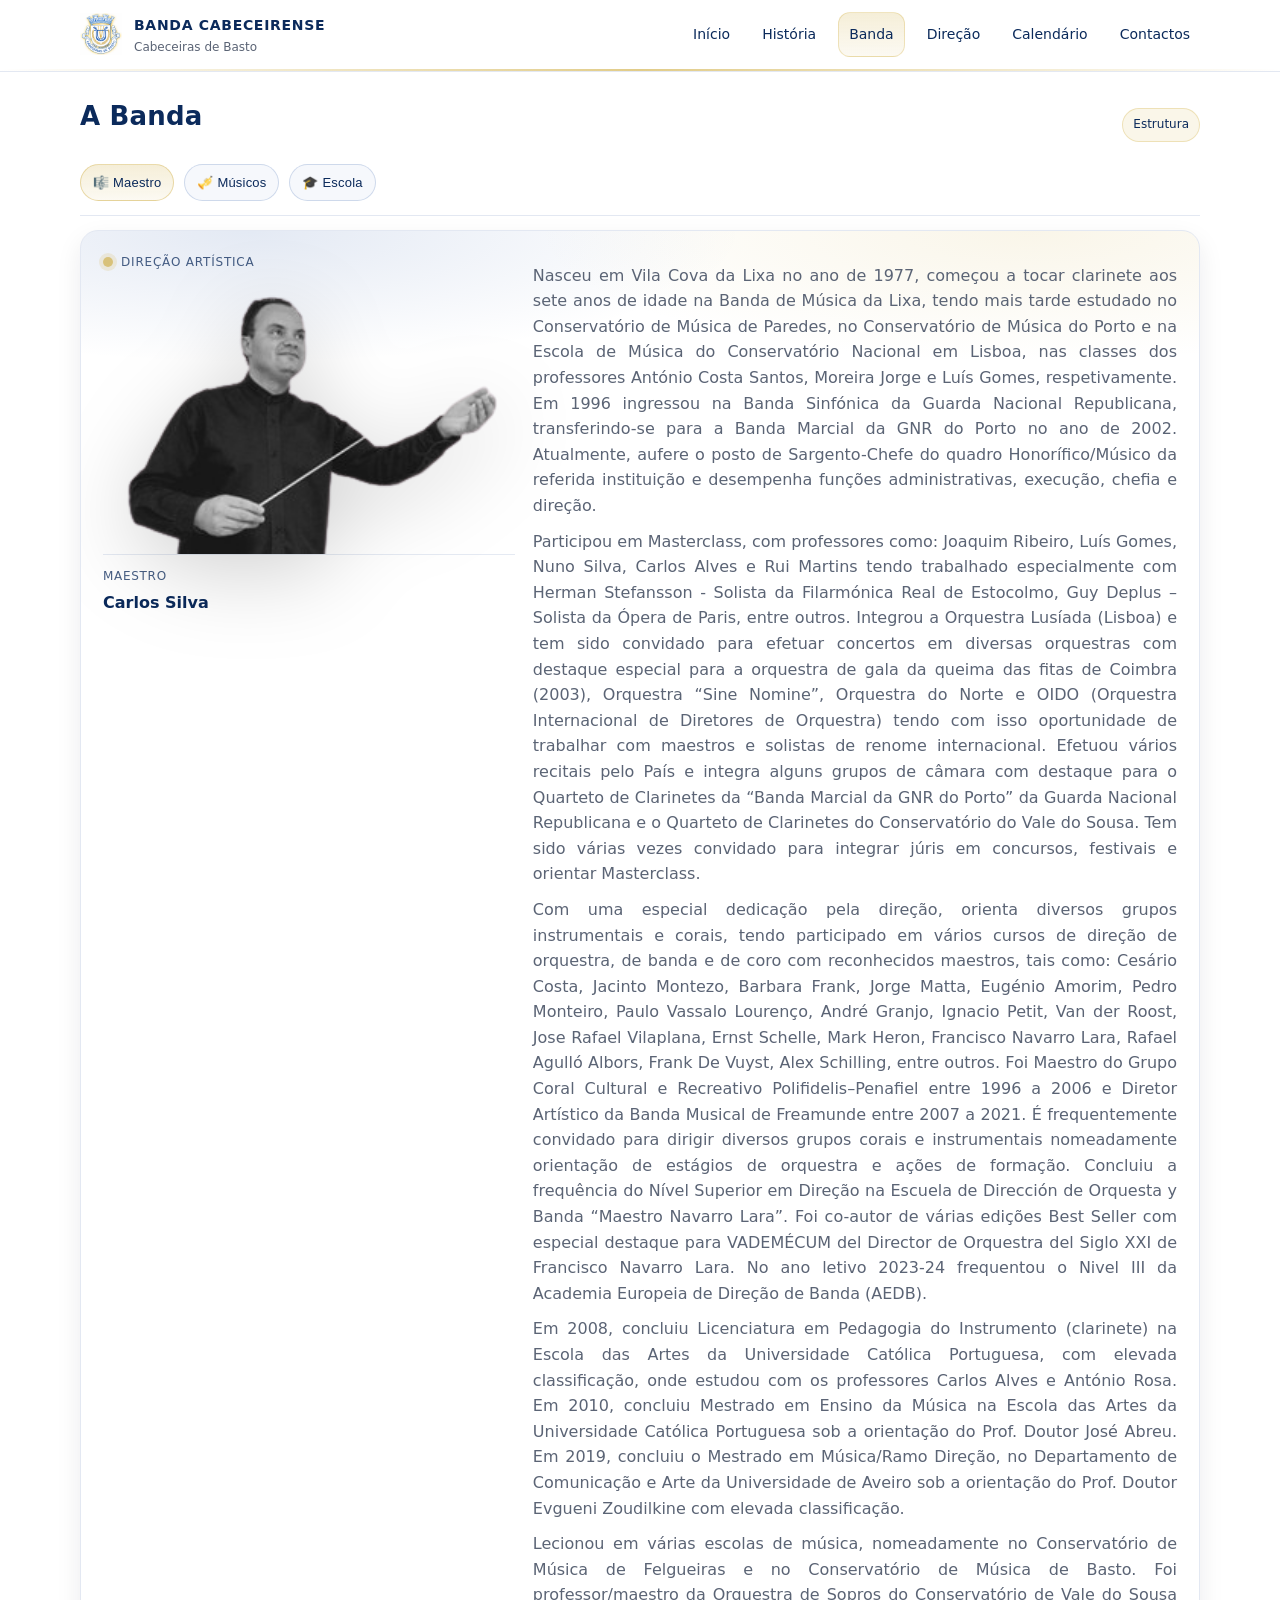
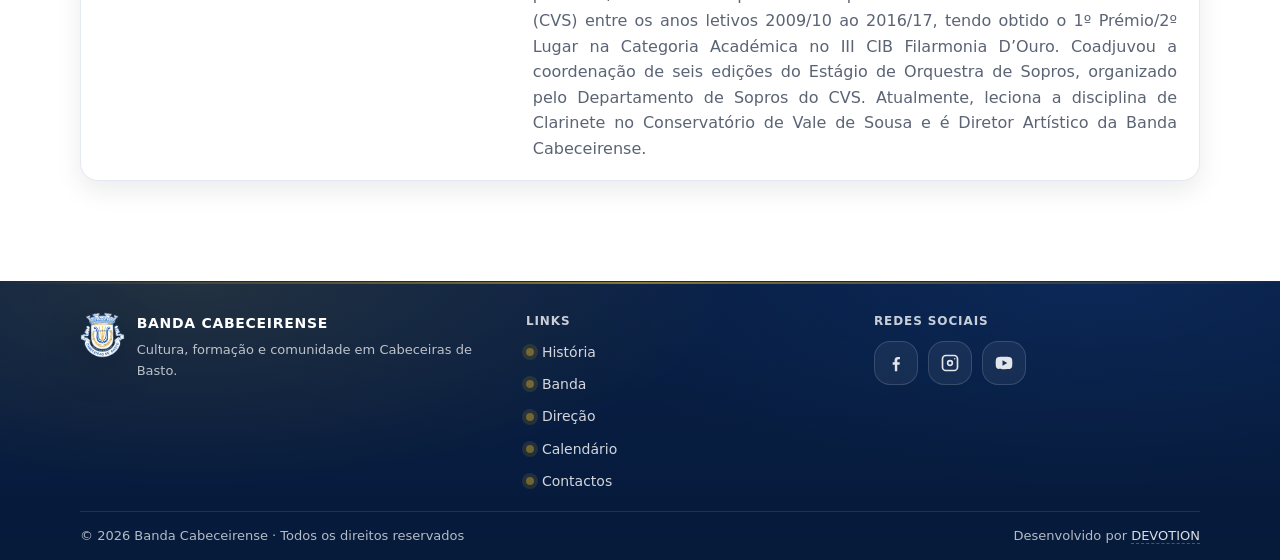
<file: banda.html>
<!doctype html>
<html lang="pt-PT">

<head>
    <link rel="icon" href="assets/favicon/favicon.ico">
    <link rel="icon" href="assets/favicon/favicon-32.png" type="image/png" sizes="32x32">
    <link rel="apple-touch-icon" href="assets/favicon/apple-touch-icon.png">
    <meta charset="utf-8"/>
    <meta name="viewport" content="width=device-width, initial-scale=1"/>
    <title>Banda Cabeceirense — Banda</title>
    <meta name="description" content="Informação sobre a Banda, músicos e projetos."/>
    <link rel="stylesheet" href="assets/css/styles.css"/>
    <script src="assets/js/main.js" defer></script>
</head>

<body>

<a class="skip-link" href="#conteudo">Saltar para o conteúdo</a>

<header class="header">
    <div class="container header-inner">
        <a class="brand" href="index.html">
            <img src="assets/img/logo.png" alt="Logotipo da Banda Cabeceirense"/>
            <div class="brand-title">
                <strong>BANDA CABECEIRENSE</strong>
                <span>Cabeceiras de Basto</span>
            </div>
        </a>

        <button class="menu-btn" data-menu-btn aria-expanded="false" aria-controls="menu">
            ☰ Menu
        </button>

        <nav id="menu" class="nav" data-nav aria-label="Menu principal">
            <a href="index.html" data-page="index.html">Início</a>
            <a href="historia.html" data-page="historia.html">História</a>
            <a href="banda.html" data-page="banda.html">Banda</a>
            <a href="direcao.html" data-page="direcao.html">Direção</a>
            <a href="calendario.html" data-page="calendario.html">Calendário</a>
            <a href="contactos.html" data-page="contactos.html">Contactos</a>
        </nav>
    </div>
</header>

<main id="conteudo">
    <div class="container">

        <!-- Header igual ao padrão premium (como Direção) -->
        <div class="section-head">
            <h2>A Banda</h2>
            <span class="badge">Estrutura</span>
        </div>

        <!-- Seletor (tabs) + conteúdo (sem cards dentro de cards) -->
        <section class="band-tabs" data-tabs>
            <div class="band-tabs-bar" role="tablist" aria-label="Estrutura da Banda">
                <button class="band-tab" type="button" role="tab" id="tab-maestro" aria-selected="true"
                        aria-controls="panel-maestro">
                    🎼 Maestro
                </button>

                <button class="band-tab" type="button" role="tab" id="tab-musicos" aria-selected="false"
                        aria-controls="panel-musicos">
                    🎺 Músicos
                </button>

                <button class="band-tab" type="button" role="tab" id="tab-escola" aria-selected="false"
                        aria-controls="panel-escola">
                    🎓 Escola
                </button>
            </div>

            <!-- Painéis -->
            <div class="band-panels">

                <!-- MAESTRO (layout tipo Presidente) -->
                <div class="band-panel" role="tabpanel" id="panel-maestro" aria-labelledby="tab-maestro">
                    <div class="maestro-hero">
                        <div class="maestro-inner maestro-invert">

                            <!-- Coluna esquerda (desktop): kicker + foto + assinatura -->
                            <aside class="maestro-profile" aria-label="Maestro">
                                <div class="kicker">Direção Artística</div>

                                <div class="maestro-photo" style="margin-top:10px;">
                                    <img src="assets/img/people/maestro.png" alt="Maestro Carlos Silva" loading="lazy">
                                </div>

                                <div class="maestro-sign">
                                    <div class="role">Maestro</div>
                                    <div class="name">Carlos Silva</div>
                                </div>
                            </aside>

                            <!-- Coluna direita (desktop): mensagem -->
                            <div class="maestro-copy">

                                <p class="maestro-text" style="margin-top:10px; text-align: justify;">
                                    Nasceu em Vila Cova da Lixa no ano de 1977, começou a tocar clarinete aos sete anos
                                    de idade na
                                    Banda de Música da Lixa, tendo mais tarde estudado no Conservatório de Música de
                                    Paredes, no
                                    Conservatório de Música do Porto e na Escola de Música do Conservatório Nacional em
                                    Lisboa, nas
                                    classes dos professores António Costa Santos, Moreira Jorge e Luís Gomes,
                                    respetivamente.
                                    Em 1996 ingressou na Banda Sinfónica da Guarda Nacional Republicana, transferindo-se
                                    para a Banda
                                    Marcial da GNR do Porto no ano de 2002. Atualmente, aufere o posto de Sargento-Chefe
                                    do quadro
                                    Honorífico/Músico da referida instituição e desempenha funções administrativas,
                                    execução, chefia e
                                    direção.
                                </p>

                                <p class="maestro-text" style="margin-top:10px; text-align: justify;">
                                    Participou em Masterclass, com professores como: Joaquim Ribeiro, Luís Gomes, Nuno
                                    Silva, Carlos
                                    Alves e Rui Martins tendo trabalhado especialmente com Herman Stefansson - Solista
                                    da Filarmónica
                                    Real de Estocolmo, Guy Deplus – Solista da Ópera de Paris, entre outros. Integrou a
                                    Orquestra
                                    Lusíada (Lisboa) e tem sido convidado para efetuar concertos em diversas orquestras
                                    com destaque
                                    especial para a orquestra de gala da queima das fitas de Coimbra (2003), Orquestra
                                    “Sine Nomine”,
                                    Orquestra do Norte e OIDO (Orquestra Internacional de Diretores de Orquestra) tendo
                                    com isso
                                    oportunidade de trabalhar com maestros e solistas de renome internacional. Efetuou
                                    vários recitais
                                    pelo País e integra alguns grupos de câmara com destaque para o Quarteto de
                                    Clarinetes da “Banda
                                    Marcial da GNR do Porto” da Guarda Nacional Republicana e o Quarteto de Clarinetes
                                    do Conservatório
                                    do Vale do Sousa. Tem sido várias vezes convidado para integrar júris em concursos,
                                    festivais e
                                    orientar Masterclass.
                                </p>

                                <p class="maestro-text" style="margin-top:10px; text-align: justify;">
                                    Com uma especial dedicação pela direção, orienta diversos grupos instrumentais e
                                    corais, tendo
                                    participado em vários cursos de direção de orquestra, de banda e de coro com
                                    reconhecidos maestros,
                                    tais como: Cesário Costa, Jacinto Montezo, Barbara Frank, Jorge Matta, Eugénio
                                    Amorim, Pedro
                                    Monteiro, Paulo Vassalo Lourenço, André Granjo, Ignacio Petit, Van der Roost, Jose
                                    Rafael Vilaplana,
                                    Ernst Schelle, Mark Heron, Francisco Navarro Lara, Rafael Agulló Albors, Frank De
                                    Vuyst, Alex
                                    Schilling, entre outros. Foi Maestro do Grupo Coral Cultural e Recreativo
                                    Polifidelis–Penafiel entre
                                    1996 a 2006 e Diretor Artístico da Banda Musical de Freamunde entre 2007 a 2021. É
                                    frequentemente
                                    convidado para dirigir diversos grupos corais e instrumentais nomeadamente
                                    orientação de estágios de
                                    orquestra e ações de formação. Concluiu a frequência do Nível Superior em Direção na
                                    Escuela de
                                    Dirección de Orquesta y Banda “Maestro Navarro Lara”. Foi co-autor de várias edições
                                    Best Seller com
                                    especial destaque para VADEMÉCUM del Director de Orquestra del Siglo XXI de
                                    Francisco Navarro Lara.
                                    No ano letivo 2023-24 frequentou o Nivel III da Academia Europeia de Direção de
                                    Banda (AEDB).
                                </p>

                                <p class="maestro-text" style="margin-top:10px; text-align: justify;">
                                    Em 2008, concluiu Licenciatura em Pedagogia do Instrumento (clarinete) na Escola das
                                    Artes da
                                    Universidade Católica Portuguesa, com elevada classificação, onde estudou com os
                                    professores Carlos
                                    Alves e António Rosa. Em 2010, concluiu Mestrado em Ensino da Música na Escola das
                                    Artes da
                                    Universidade Católica Portuguesa sob a orientação do Prof. Doutor José Abreu. Em
                                    2019, concluiu o
                                    Mestrado em Música/Ramo Direção, no Departamento de Comunicação e Arte da
                                    Universidade de Aveiro sob
                                    a orientação do Prof. Doutor Evgueni Zoudilkine com elevada classificação.
                                </p>

                                <p class="maestro-text" style="margin-top:10px; text-align: justify;">
                                    Lecionou em várias escolas de música, nomeadamente no Conservatório de Música de
                                    Felgueiras e no
                                    Conservatório de Música de Basto. Foi professor/maestro da Orquestra de Sopros do
                                    Conservatório de
                                    Vale do Sousa (CVS) entre os anos letivos 2009/10 ao 2016/17, tendo obtido o 1º
                                    Prémio/2º Lugar na
                                    Categoria Académica no III CIB Filarmonia D’Ouro. Coadjuvou a coordenação de seis
                                    edições do Estágio
                                    de Orquestra de Sopros, organizado pelo Departamento de Sopros do CVS. Atualmente,
                                    leciona a
                                    disciplina de Clarinete no Conservatório de Vale de Sousa e é Diretor Artístico da
                                    Banda
                                    Cabeceirense.
                                </p>
                            </div>

                        </div>
                    </div>


                </div>

                <!-- MÚSICOS -->
                <div class="band-panel" role="tabpanel" id="panel-musicos" aria-labelledby="tab-musicos" hidden>
                    <!-- CARROSSEL (MÚSICOS) -->
                    <div class="media-carousel" data-carousel aria-label="Galeria de imagens — Banda Cabeceirense">
                        <div class="media-carousel-viewport">
                            <div class="media-carousel-track" data-carousel-track>
                                <figure class="media-carousel-item">
                                    <img src="assets/img/musicos/musicos-00.jpg" alt="Banda Cabeceirense em atuação"
                                         loading="lazy"
                                         decoding="async">
                                </figure>
                                <figure class="media-carousel-item">
                                    <img src="assets/img/musicos/musicos-01.png" alt="Banda Cabeceirense em concerto"
                                         loading="lazy"
                                         decoding="async">
                                </figure>
                                <figure class="media-carousel-item">
                                    <img src="assets/img/musicos/musicos-02.png" alt="Músicos da Banda Cabeceirense"
                                         loading="lazy"
                                         decoding="async">
                                </figure>
                                <figure class="media-carousel-item">
                                    <img src="assets/img/musicos/musicos-03.png" alt="Momento de atuação" loading="lazy"
                                         decoding="async">
                                </figure>
                                <figure class="media-carousel-item">
                                    <img src="assets/img/musicos/musicos-04.png" alt="Músicos em apresentação"
                                         loading="lazy"
                                         decoding="async">
                                </figure>
                                <figure class="media-carousel-item">
                                    <img src="assets/img/musicos/musicos-05.png" alt="Banda Cabeceirense — detalhe"
                                         loading="lazy"
                                         decoding="async">
                                </figure>

                                <figure class="media-carousel-item">
                                    <img src="assets/img/musicos/musicos-06.png" alt="Banda Cabeceirense — detalhe"
                                         loading="lazy"
                                         decoding="async">
                                </figure>
                                <figure class="media-carousel-item">
                                    <img src="assets/img/musicos/musicos-07.jpg" alt="Banda Cabeceirense — detalhe"
                                         loading="lazy"
                                         decoding="async">
                                </figure>
                                <figure class="media-carousel-item">
                                    <img src="assets/img/musicos/musicos-08.png" alt="Banda Cabeceirense — detalhe"
                                         loading="lazy"
                                         decoding="async">
                                </figure>
                                <figure class="media-carousel-item">
                                    <img src="assets/img/musicos/musicos-09.png" alt="Banda Cabeceirense — detalhe"
                                         loading="lazy"
                                         decoding="async">
                                </figure>
                                <figure class="media-carousel-item">
                                    <img src="assets/img/musicos/musicos-10.png" alt="Banda Cabeceirense — detalhe"
                                         loading="lazy"
                                         decoding="async">
                                </figure>

                                <figure class="media-carousel-item">
                                    <img src="assets/img/musicos/musicos-11.png" alt="Banda Cabeceirense — detalhe"
                                         loading="lazy"
                                         decoding="async">
                                </figure>
                                <figure class="media-carousel-item">
                                    <img src="assets/img/musicos/musicos-12.png" alt="Banda Cabeceirense — detalhe"
                                         loading="lazy"
                                         decoding="async">
                                </figure>
                                <figure class="media-carousel-item">
                                    <img src="assets/img/musicos/musicos-13.png" alt="Banda Cabeceirense — detalhe"
                                         loading="lazy"
                                         decoding="async">
                                </figure>
                                <figure class="media-carousel-item">
                                    <img src="assets/img/musicos/musicos-14.png" alt="Banda Cabeceirense — detalhe"
                                         loading="lazy"
                                         decoding="async">
                                </figure>
                                <figure class="media-carousel-item">
                                    <img src="assets/img/musicos/musicos-15.png" alt="Banda Cabeceirense — detalhe"
                                         loading="lazy"
                                         decoding="async">
                                </figure>

                                <figure class="media-carousel-item">
                                    <img src="assets/img/musicos/musicos-16.png" alt="Banda Cabeceirense — detalhe"
                                         loading="lazy"
                                         decoding="async">
                                </figure>
                                <figure class="media-carousel-item">
                                    <img src="assets/img/musicos/musicos-17.png" alt="Banda Cabeceirense — detalhe"
                                         loading="lazy"
                                         decoding="async">
                                </figure>
                                <figure class="media-carousel-item">
                                    <img src="assets/img/musicos/musicos-18.png" alt="Banda Cabeceirense — detalhe"
                                         loading="lazy"
                                         decoding="async">
                                </figure>
                                <figure class="media-carousel-item">
                                    <img src="assets/img/musicos/musicos-19.png" alt="Banda Cabeceirense — detalhe"
                                         loading="lazy"
                                         decoding="async">
                                </figure>
                                <figure class="media-carousel-item">
                                    <img src="assets/img/musicos/musicos-20.png" alt="Banda Cabeceirense — detalhe"
                                         loading="lazy"
                                         decoding="async">
                                </figure>

                                <figure class="media-carousel-item">
                                    <img src="assets/img/musicos/musicos-21.png" alt="Banda Cabeceirense — detalhe"
                                         loading="lazy"
                                         decoding="async">
                                </figure>
                                <figure class="media-carousel-item">
                                    <img src="assets/img/musicos/musicos-22.png" alt="Banda Cabeceirense — detalhe"
                                         loading="lazy"
                                         decoding="async">
                                </figure>
                                <figure class="media-carousel-item">
                                    <img src="assets/img/musicos/musicos-23.jpg" alt="Banda Cabeceirense — detalhe"
                                         loading="lazy"
                                         decoding="async">
                                </figure>
                                <figure class="media-carousel-item">
                                    <img src="assets/img/musicos/musicos-24.jpg" alt="Banda Cabeceirense — detalhe"
                                         loading="lazy"
                                         decoding="async">
                                </figure>
                            </div>
                        </div>

                        <button class="media-carousel-btn prev" type="button" data-carousel-prev
                                aria-label="Imagem anterior">‹
                        </button>
                        <button class="media-carousel-btn next" type="button" data-carousel-next
                                aria-label="Imagem seguinte">›
                        </button>

                        <div class="media-carousel-dots" data-carousel-dots aria-label="Selecionar imagem"></div>
                    </div>

                    <div class="page-hero" style="margin-top:14px;">
                        <div class="kicker">Visão do maestro</div>
                        <h3 style="margin-top:10px;">A herança filarmónica</h3>

                        <p style="text-align: justify;">
                            "A minha visão para a Banda Cabeceirense fundamenta-se na salvaguarda do seu património
                            histórico,
                            artístico e humano, reconhecendo o seu papel enquanto referência cultural do concelho de
                            Cabeceiras de
                            Basto. Entendo esta instituição como depositária de uma tradição filarmónica que importa
                            preservar,
                            dignificar e projetar no tempo.
                        </p>
                        <p style="text-align: justify;">
                            A minha ação e contributo, como Diretor Artístico, vai no sentido para que a banda continue
                            pautada pela
                            excelência artística, pelo rigor interpretativo e pelo sentido de missão cultural, capaz de
                            conjugar a
                            herança do passado com uma visão de futuro sustentada, aberta à inovação e ao crescimento
                            contínuo. O
                            meu compromisso traduz-se na construção de um projeto artístico sólido, coeso e inclusivo,
                            ao serviço da
                            música, da comunidade e do prestígio da instituição."
                        </p>
                    </div>

                    <div class="section" style="margin-top:18px;">
                        <div class="section-head">
                            <h2>Músicos</h2>
                            <span class="badge">Plantel</span>
                        </div>

                        <div class="instrument-grid">
                            <!-- 1) Flauta -->
                            <article class="card instrument-card">
                                <h4 class="instrument-title">Flauta</h4>
                                <ul class="instrument-list">
                                    <li>Lara Marques</li>
                                    <li>Paula Lima</li>
                                    <li>Sofia Pinheiro</li>
                                </ul>
                            </article>

                            <!-- 2) Oboé -->
                            <article class="card instrument-card">
                                <h4 class="instrument-title">Oboé</h4>
                                <ul class="instrument-list">
                                    <li>Flávia Solange</li>
                                    <li>Joana Palmas</li>
                                    <li>Lara Matos</li>
                                </ul>
                            </article>

                            <!-- 3) Clarinete -->
                            <article class="card instrument-card">
                                <h4 class="instrument-title">Clarinete</h4>
                                <ul class="instrument-list">
                                    <li>João Sousa</li>
                                    <li>Gil Freitas</li>
                                    <li>Marco Capelas</li>
                                    <li>Inês Esteves</li>
                                    <li>Carolina Carvalho</li>
                                    <li>Orlando Freitas</li>
                                    <li>Jorge Freitas</li>
                                    <li>Margarida Teixeira</li>
                                    <li>Miguel Gonzaga</li>
                                    <li>Maria Lemos</li>
                                    <li>Luís Pacheco</li>
                                    <li>Rui Pedro Teixeira</li>
                                    <li>Gabriela Leite</li>
                                </ul>
                            </article>

                            <!-- 5) Saxofone Alto -->
                            <article class="card instrument-card">
                                <h4 class="instrument-title">Saxofone Alto</h4>
                                <ul class="instrument-list">
                                    <li>Beatriz Marques</li>
                                    <li>Gonçalo Vilela</li>
                                    <li>Tiago Magalhães</li>
                                    <li>João Guilherme</li>
                                    <li>Lara Machado</li>
                                    <li>Rafael Cunha</li>
                                    <li>António Teixeira</li>
                                </ul>
                            </article>

                            <!-- 6) Saxofone Tenor -->
                            <article class="card instrument-card">
                                <h4 class="instrument-title">Saxofone Tenor</h4>
                                <ul class="instrument-list">
                                    <li>Liliana Freitas</li>
                                    <li>Luís Rodrigues</li>
                                    <li>Fernando Andrade</li>
                                </ul>
                            </article>

                            <!-- 4) Clarinete Baixo -->
                            <article class="card instrument-card">
                                <h4 class="instrument-title">Clarinete Baixo</h4>
                                <ul class="instrument-list">
                                    <li>Luís Freitas</li>
                                </ul>
                            </article>

                            <!-- 7) Euphonium -->
                            <article class="card instrument-card">
                                <h4 class="instrument-title">Eufónio</h4>
                                <ul class="instrument-list">
                                    <li>Luís Teixeira</li>
                                </ul>
                            </article>

                            <!-- 8) Fagote -->
                            <article class="card instrument-card">
                                <h4 class="instrument-title">Fagote</h4>
                                <ul class="instrument-list">
                                    <li>Gabriela Ribeiro</li>
                                </ul>
                            </article>

                            <!-- 9) Trompa -->
                            <article class="card instrument-card">
                                <h4 class="instrument-title">Trompa</h4>
                                <ul class="instrument-list">
                                    <li>Ana Beatriz Reis</li>
                                    <li>Violeta Oliveira</li>
                                    <li>Carolina Mota</li>
                                    <li>João Carvalho</li>
                                </ul>
                            </article>

                            <!-- 10) Trompete -->
                            <article class="card instrument-card">
                                <h4 class="instrument-title">Trompete</h4>
                                <ul class="instrument-list">
                                    <li>Marco Gonçalves</li>
                                    <li>Cristiano Gonçalves</li>
                                    <li>Rodrigo Cunha</li>
                                    <li>Tiago Mucha</li>
                                    <li>Marisa Baptista</li>
                                    <li>Isa</li>
                                    <li>Daniel Vilela</li>
                                    <li>Pedro Leite</li>
                                    <li>Maria Oliveira</li>
                                </ul>
                            </article>

                            <!-- 11) Trombone -->
                            <article class="card instrument-card">
                                <h4 class="instrument-title">Trombone</h4>
                                <ul class="instrument-list">
                                    <li>Luís Marques</li>
                                    <li>André Oliveira</li>
                                    <li>José Marques</li>
                                    <li>João Moreira</li>
                                </ul>
                            </article>

                            <!-- 12) Tuba -->
                            <article class="card instrument-card">
                                <h4 class="instrument-title">Tuba</h4>
                                <ul class="instrument-list">
                                    <li>João Carlos</li>
                                    <li>Alfredo Carvalho</li>
                                    <li>Emanuel Silva</li>
                                </ul>
                            </article>

                            <!-- 13) Percussão -->
                            <article class="card instrument-card">
                                <h4 class="instrument-title">Percussão</h4>
                                <ul class="instrument-list">
                                    <li>Paulo Pontes</li>
                                    <li>Henrique Carneiro</li>
                                    <li>Diogo Lopes</li>
                                    <li>Adriano Freitas</li>
                                    <li>Ivo Lobo</li>
                                    <li>Pedro Fernandes</li>
                                </ul>
                            </article>
                        </div>
                    </div>
                </div>

                <!-- ESCOLA -->
                <div class="band-panel" role="tabpanel" id="panel-escola" aria-labelledby="tab-escola" hidden>

                    <!-- Banner / Foto de grupo -->
                    <figure class="school-hero">
                        <picture>
                            <source type="image/webp" srcset="
          assets/img/escola/escola-grupo-16x9-800.webp 800w,
          assets/img/escola/escola-grupo-16x9-1200.webp 1200w,
          assets/img/escola/escola-grupo-16x9-1600.webp 1600w
        " sizes="(max-width: 980px) 100vw, 1100px"/>

                            <img src="assets/img/escola/escola-grupo-16x9-1600.jpg" srcset="
          assets/img/escola/escola-grupo-16x9-800.jpg 800w,
          assets/img/escola/escola-grupo-16x9-1200.jpg 1200w,
          assets/img/escola/escola-grupo-16x9-1600.jpg 1600w
        " sizes="(max-width: 980px) 100vw, 1100px" alt="Alunos e equipa da Escola de Música da Banda Cabeceirense"
                                 loading="lazy" decoding="async"/>
                        </picture>
                    </figure>

                    <!-- Mensagem da Diretora -->
                    <div class="page-hero" style="margin-top:20px; text-align: justify;">
                        <div class="kicker">Escola</div>
                        <h3 style="margin-top:10px;">Mensagem da Diretora</h3>

                        <p style="margin-top:10px; text-align: justify;">
                            "A Escola da Banda Cabeceirense surge do propósito de dar a conhecer a música e o mundo
                            filarmónico
                            tanto
                            aos mais novos como a todas as pessoas que queiram dar os primeiros passos na música.
                        </p>
                        <p style="margin-top:10px; text-align: justify;">
                            Semanalmente, a Casa da Música é repleta com melodias alegres e ritmos curiosos dos nossos
                            aspirantes a
                            músicos. Contamos atualmente com mais de trinta alunos de diferentes idades e em diferentes
                            fases de
                            aprendizagem, sendo que mais de metade, para além das aulas de formação musical, frequenta
                            também aulas
                            de instrumento."
                        </p>
                    </div>

                    <!-- Inscreve-te já -->
                    <section class="section" style="margin-top:16px;">
                        <div class="section-head">
                            <h2>Fale connosco</h2>
                            <span class="badge">Escola de Música</span>
                        </div>

                        <div class="card" style="max-width: 90ch;">
                            <p style="margin-top:0;">
                                Para iniciar a inscrição, envie-nos uma mensagem com:
                                <strong>Nome</strong>, <strong>Data de nascimento</strong> e <strong>Contacto
                                telefónico</strong>.
                            </p>

                            <div class="grid" style="margin-top:12px;">
                                <div class="card" style="padding:14px;">
                                    <h3 style="margin:0;">O que enviar</h3>
                                    <p style="margin-top:8px;">
                                        Nome: ____<br>
                                        Data de nascimento: ____<br>
                                        Telefone: ____<br>
                                        Observações (opcional): ____
                                    </p>
                                </div>

                                <div class="card" style="padding:14px;">
                                    <h3 style="margin:0;">Responderemos com</h3>
                                    <p style="margin-top:8px;">
                                        Confirmação de vaga, horários, instrumentos disponíveis e próximos passos.
                                    </p>
                                </div>
                            </div>

                            <div class="btn-row" style="margin-top:14px;">
                                <!-- Troca o email -->
                                <a class="btn btn-primary"
                                   href="mailto:banda.filarmonica.cabeceirense@gmail.com?subject=Inscri%C3%A7%C3%A3o%20-%20Escola%20de%20M%C3%BAsica&body=Ol%C3%A1!%0A%0AGostaria%20de%20me%20inscrever%20na%20Escola%20de%20M%C3%BAsica%20da%20Banda%20Cabeceirense.%0A%0ANome:%20____%0AData%20de%20nascimento:%20____%0ATelefone:%20____%0AObserva%C3%A7%C3%B5es:%20____">
                                    Enviar e-mail
                                </a>

                                <!-- Troca o número (formato: 3519XXXXXXXX) -->
                                <a class="btn btn-outline"
                                   href="https://wa.me/351962332330?text=Ol%C3%A1!%20Gostaria%20de%20me%20inscrever%20na%20Escola%20de%20M%C3%BAsica%20da%20Banda%20Cabeceirense.%0A%0ANome%3A%20____%0AData%20de%20nascimento%3A%20____%0ATelefone%3A%20____%0AObserva%C3%A7%C3%B5es%3A%20____"
                                   target="_blank" rel="noopener">
                                    WhatsApp
                                </a>

                                <!-- Troca o telefone -->
                                <a class="btn btn-outline" href="tel:+351962332330">Ligar</a>
                            </div>
                        </div>
                    </section>

                </div>


            </div>
        </section>

    </div>
</main>

<footer class="site-footer">
    <div class="container">
        <div class="footer-inner">
            <div class="footer-brand">
                <img src="assets/img/logo_transparent_cropped.png" alt="Logotipo da Banda Cabeceirense">
                <div>
                    <strong>BANDA CABECEIRENSE</strong>
                    <p>Cultura, formação e comunidade em Cabeceiras de Basto.</p>
                </div>
            </div>

            <div class="footer-col">
                <h4>Links</h4>
                <nav class="footer-links" aria-label="Links do site">
                    <a href="historia.html">História</a>
                    <a href="banda.html">Banda</a>
                    <a href="direcao.html">Direção</a>
                    <a href="calendario.html">Calendário</a>
                    <a href="contactos.html">Contactos</a>
                </nav>
            </div>

            <div class="footer-col">
                <h4>Redes Sociais</h4>
                <div class="footer-socials" aria-label="Redes sociais">
                    <a class="social-btn" href="https://facebook.com/bandacabeceirense" target="_blank" rel="noopener"
                       aria-label="Facebook">
                        <span class="sr-only">Facebook</span>
                        <svg viewBox="0 0 24 24" aria-hidden="true">
                            <path
                                    d="M13.5 22v-8h2.7l.4-3H13.5V9.1c0-.9.3-1.6 1.7-1.6h1.5V4.8c-.3 0-1.3-.1-2.4-.1-2.4 0-4 1.4-4 4V11H8v3h2.6v8h2.9z"/>
                        </svg>
                    </a>

                    <a class="social-btn" href="https://instagram.com/bandacabeceirense" target="_blank" rel="noopener"
                       aria-label="Instagram">
                        <span class="sr-only">Instagram</span>
                        <svg viewBox="0 0 24 24" aria-hidden="true">
                            <path
                                    d="M7 2h10a5 5 0 0 1 5 5v10a5 5 0 0 1-5 5H7a5 5 0 0 1-5-5V7a5 5 0 0 1 5-5zm10 2H7a3 3 0 0 0-3 3v10a3 3 0 0 0 3 3h10a3 3 0 0 0 3-3V7a3 3 0 0 0-3-3zm-5 4.2A3.8 3.8 0 1 1 8.2 12 3.8 3.8 0 0 1 12 8.2zm0 2A1.8 1.8 0 1 0 13.8 12 1.8 1.8 0 0 0 12 10.2zM17.7 6.1a.9.9 0 1 1-.9.9.9.9 0 0 1 .9-.9z"/>
                        </svg>
                    </a>

                    <a class="social-btn" href="https://youtube.com/@bandacabeceirense" target="_blank" rel="noopener"
                       aria-label="YouTube">
                        <span class="sr-only">YouTube</span>
                        <svg viewBox="0 0 24 24" aria-hidden="true">
                            <path
                                    d="M21.6 7.2a3 3 0 0 0-2.1-2.1C17.7 4.6 12 4.6 12 4.6s-5.7 0-7.5.5A3 3 0 0 0 2.4 7.2 31 31 0 0 0 2 12a31 31 0 0 0 .4 4.8 3 3 0 0 0 2.1 2.1c1.8.5 7.5.5 7.5.5s5.7 0 7.5-.5a3 3 0 0 0 2.1-2.1A31 31 0 0 0 22 12a31 31 0 0 0-.4-4.8zM10.2 15.3V8.7L15.9 12l-5.7 3.3z"/>
                        </svg>
                    </a>
                </div>
            </div>
        </div>

        <div class="footer-bottom">
            <div>© <span id="y"></span> Banda Cabeceirense · Todos os direitos reservados</div>
            <div>
                Desenvolvido por
                <a href="https://github.com/devotion-labs" target="_blank" rel="noopener">DEVOTION</a>
            </div>
        </div>
    </div>
</footer>

</body>

</html>
</file>
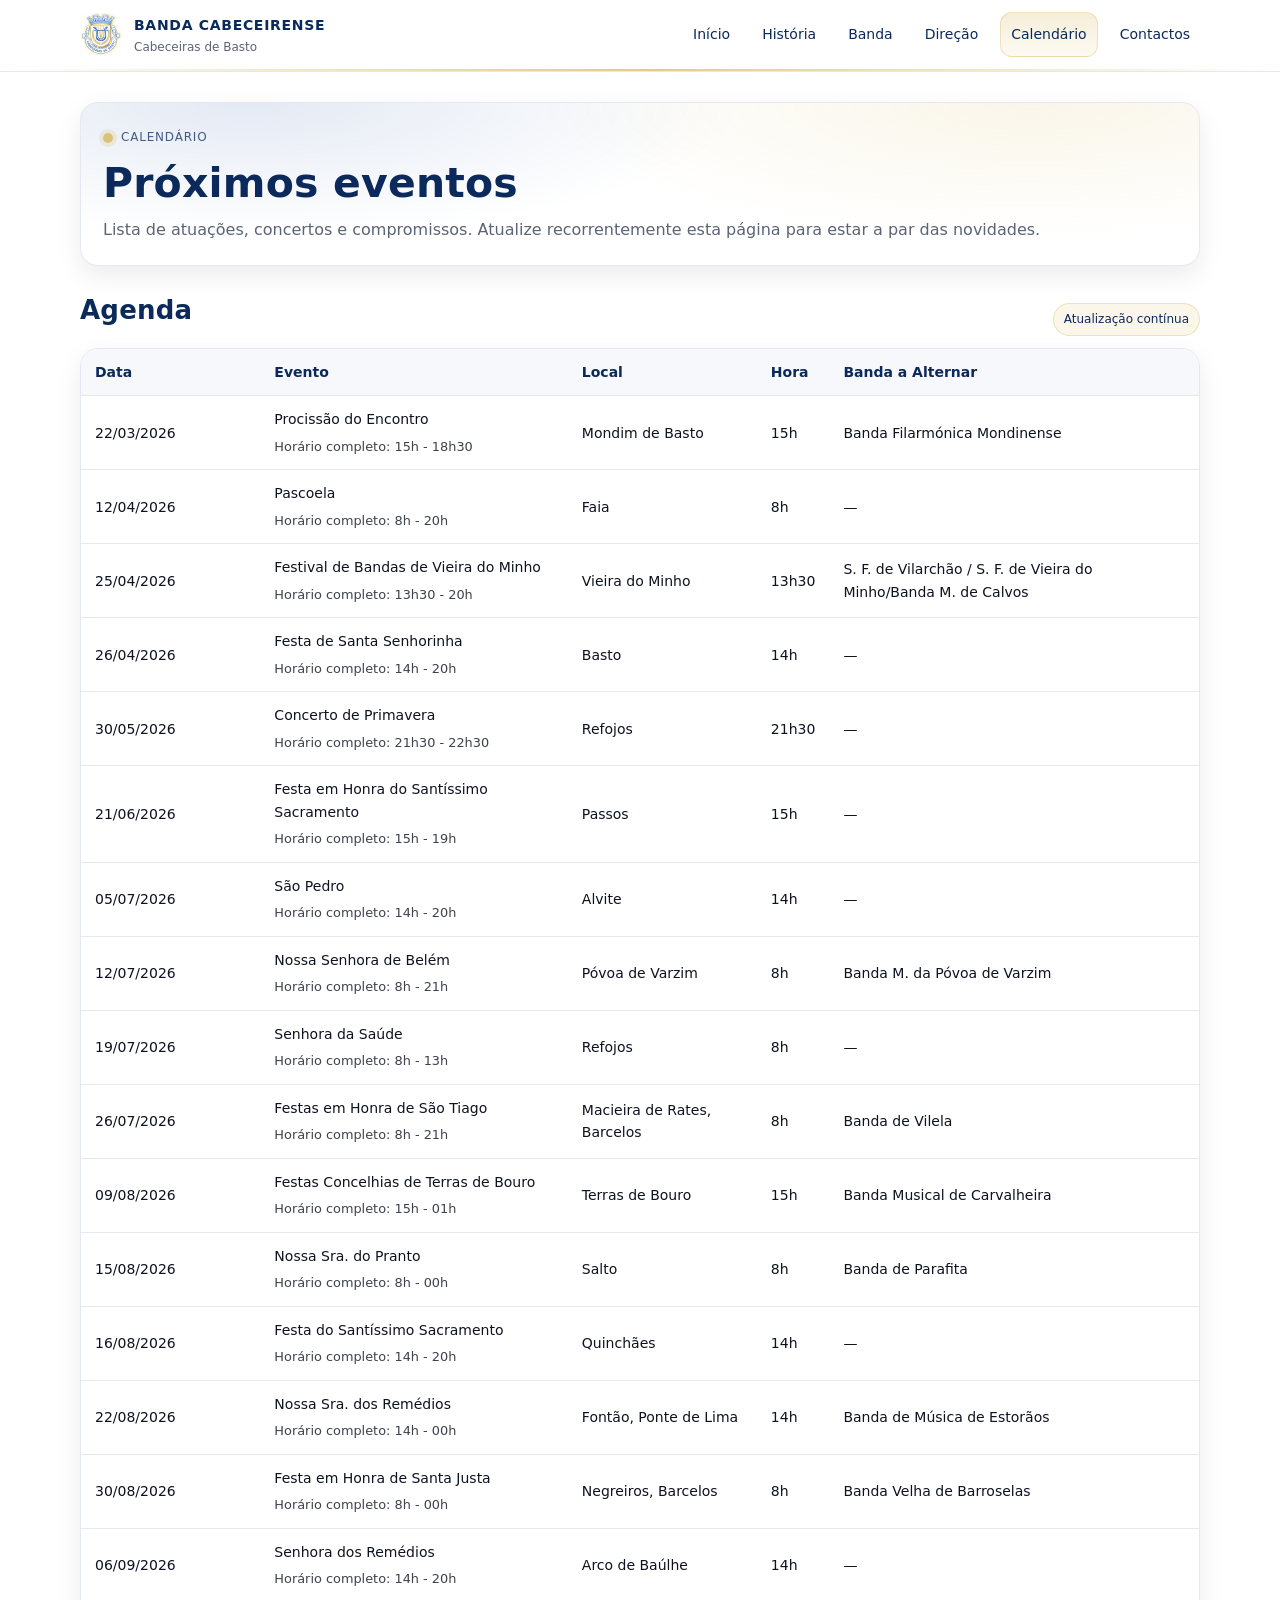
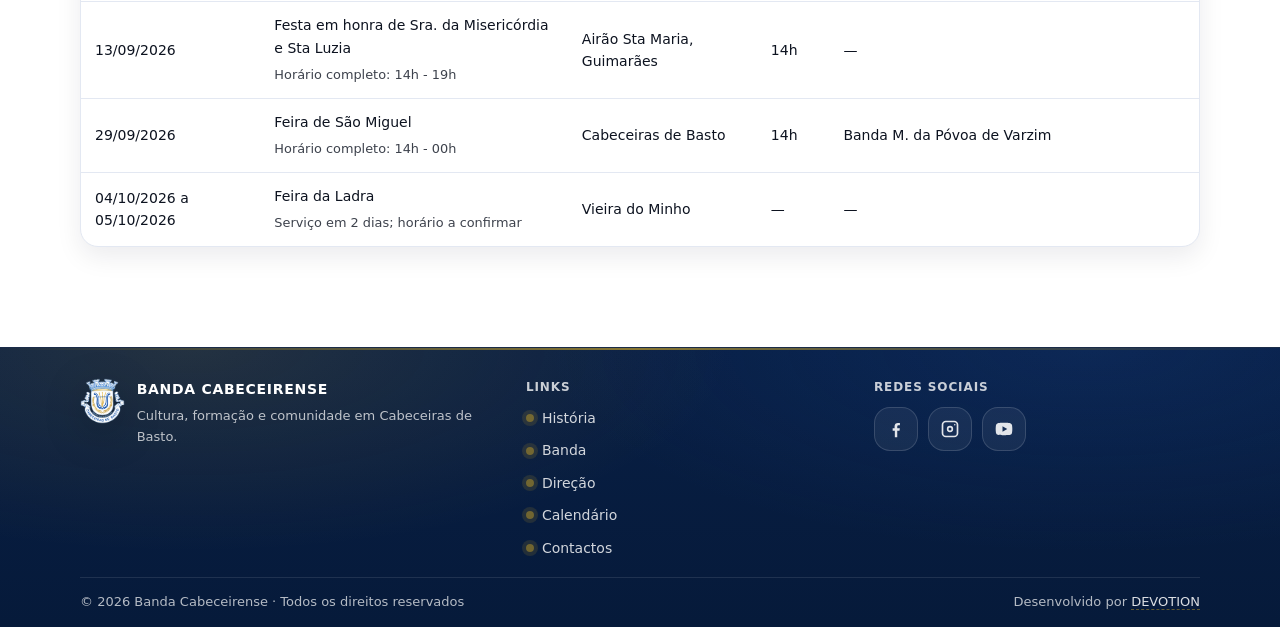
<file: calendario.html>
<!doctype html>
<html lang="pt-PT">

<head>
  <link rel="icon" href="assets/favicon/favicon.ico">
  <link rel="icon" href="assets/favicon/favicon-32.png" type="image/png" sizes="32x32">
  <link rel="apple-touch-icon" href="assets/favicon/apple-touch-icon.png">
  <meta charset="utf-8" />
  <meta name="viewport" content="width=device-width, initial-scale=1" />
  <title>Banda Cabeceirense — Calendário</title>
  <meta name="description" content="Calendário de atuações e eventos da Banda Cabeceirense." />
  <link rel="stylesheet" href="assets/css/styles.css" />
  <script src="assets/js/main.js"></script>
</head>

<body>

  <a class="skip-link" href="#conteudo">Saltar para o conteúdo</a>

  <header class="header">
    <div class="container header-inner">
      <a class="brand" href="index.html">
        <img src="assets/img/logo.png" alt="Logotipo da Banda Cabeceirense" />
        <div class="brand-title">
          <strong>BANDA CABECEIRENSE</strong>
          <span>Cabeceiras de Basto</span>
        </div>
      </a>

      <button class="menu-btn" data-menu-btn aria-expanded="false" aria-controls="menu">
        ☰ Menu
      </button>

      <nav id="menu" class="nav" data-nav aria-label="Menu principal">
        <a href="index.html" data-page="index.html">Início</a>
        <a href="historia.html" data-page="historia.html">História</a>
        <a href="banda.html" data-page="banda.html">Banda</a>
        <a href="direcao.html" data-page="direcao.html">Direção</a>
        <a href="calendario.html" data-page="calendario.html">Calendário</a>
        <a href="contactos.html" data-page="contactos.html">Contactos</a>
      </nav>
    </div>
  </header>

  <main id="conteudo">
    <div class="container">

      <section class="page-hero">
        <div class="kicker">Calendário</div>
        <h1 style="margin-top:10px;">Próximos eventos</h1>
        <p style="margin-top:10px; text-align: justify;">
          Lista de atuações, concertos e compromissos. Atualize recorrentemente esta página para estar a par das novidades.
        </p>
      </section>

      <section class="section">
        <div class="section-head">
          <h2>Agenda</h2>
          <span class="badge">Atualização contínua</span>
        </div>

        <table class="table" aria-label="Tabela de eventos">
          <thead>
            <tr>
              <th>Data</th>
              <th>Evento</th>
              <th>Local</th>
              <th>Hora</th>
              <th>Banda a Alternar</th>
            </tr>
          </thead>
          <tbody id="calendarTableBody">
            <tr>
              <td colspan="5">A carregar eventos…</td>
            </tr>
          </tbody>
        </table>

        <!-- Mobile cards -->
        <div class="event-cards" id="calendarCards" aria-label="Eventos (mobile)">
          <!-- preenchido via JS -->
        </div>


      </section>

    </div>
  </main>

  <footer class="site-footer">
    <div class="container">
      <div class="footer-inner">
        <div class="footer-brand">
          <img src="assets/img/logo_transparent_cropped.png" alt="Logotipo da Banda Cabeceirense">
          <div>
            <strong>BANDA CABECEIRENSE</strong>
            <p>Cultura, formação e comunidade em Cabeceiras de Basto.</p>
          </div>
        </div>

        <div class="footer-col">
          <h4>Links</h4>
          <nav class="footer-links" aria-label="Links do site">
            <a href="historia.html">História</a>
            <a href="banda.html">Banda</a>
            <a href="direcao.html">Direção</a>
            <a href="calendario.html">Calendário</a>
            <a href="contactos.html">Contactos</a>
          </nav>
        </div>

        <div class="footer-col">
          <h4>Redes Sociais</h4>
          <div class="footer-socials" aria-label="Redes sociais">
            <a class="social-btn" href="https://facebook.com/bandacabeceirense" target="_blank" rel="noopener"
              aria-label="Facebook">
              <span class="sr-only">Facebook</span>
              <svg viewBox="0 0 24 24" aria-hidden="true">
                <path
                  d="M13.5 22v-8h2.7l.4-3H13.5V9.1c0-.9.3-1.6 1.7-1.6h1.5V4.8c-.3 0-1.3-.1-2.4-.1-2.4 0-4 1.4-4 4V11H8v3h2.6v8h2.9z" />
              </svg>
            </a>

            <a class="social-btn" href="https://instagram.com/bandacabeceirense" target="_blank" rel="noopener"
              aria-label="Instagram">
              <span class="sr-only">Instagram</span>
              <svg viewBox="0 0 24 24" aria-hidden="true">
                <path
                  d="M7 2h10a5 5 0 0 1 5 5v10a5 5 0 0 1-5 5H7a5 5 0 0 1-5-5V7a5 5 0 0 1 5-5zm10 2H7a3 3 0 0 0-3 3v10a3 3 0 0 0 3 3h10a3 3 0 0 0 3-3V7a3 3 0 0 0-3-3zm-5 4.2A3.8 3.8 0 1 1 8.2 12 3.8 3.8 0 0 1 12 8.2zm0 2A1.8 1.8 0 1 0 13.8 12 1.8 1.8 0 0 0 12 10.2zM17.7 6.1a.9.9 0 1 1-.9.9.9.9 0 0 1 .9-.9z" />
              </svg>
            </a>

            <a class="social-btn" href="https://youtube.com/@bandacabeceirense" target="_blank" rel="noopener"
              aria-label="YouTube">
              <span class="sr-only">YouTube</span>
              <svg viewBox="0 0 24 24" aria-hidden="true">
                <path
                  d="M21.6 7.2a3 3 0 0 0-2.1-2.1C17.7 4.6 12 4.6 12 4.6s-5.7 0-7.5.5A3 3 0 0 0 2.4 7.2 31 31 0 0 0 2 12a31 31 0 0 0 .4 4.8 3 3 0 0 0 2.1 2.1c1.8.5 7.5.5 7.5.5s5.7 0 7.5-.5a3 3 0 0 0 2.1-2.1A31 31 0 0 0 22 12a31 31 0 0 0-.4-4.8zM10.2 15.3V8.7L15.9 12l-5.7 3.3z" />
              </svg>
            </a>
          </div>
        </div>
      </div>

      <div class="footer-bottom">
        <div>© <span id="y"></span> Banda Cabeceirense · Todos os direitos reservados</div>
        <div>
          Desenvolvido por
          <a href="https://github.com/devotion-labs" target="_blank" rel="noopener">DEVOTION</a>
        </div>
      </div>
    </div>
  </footer>
</body>

</html>
</file>
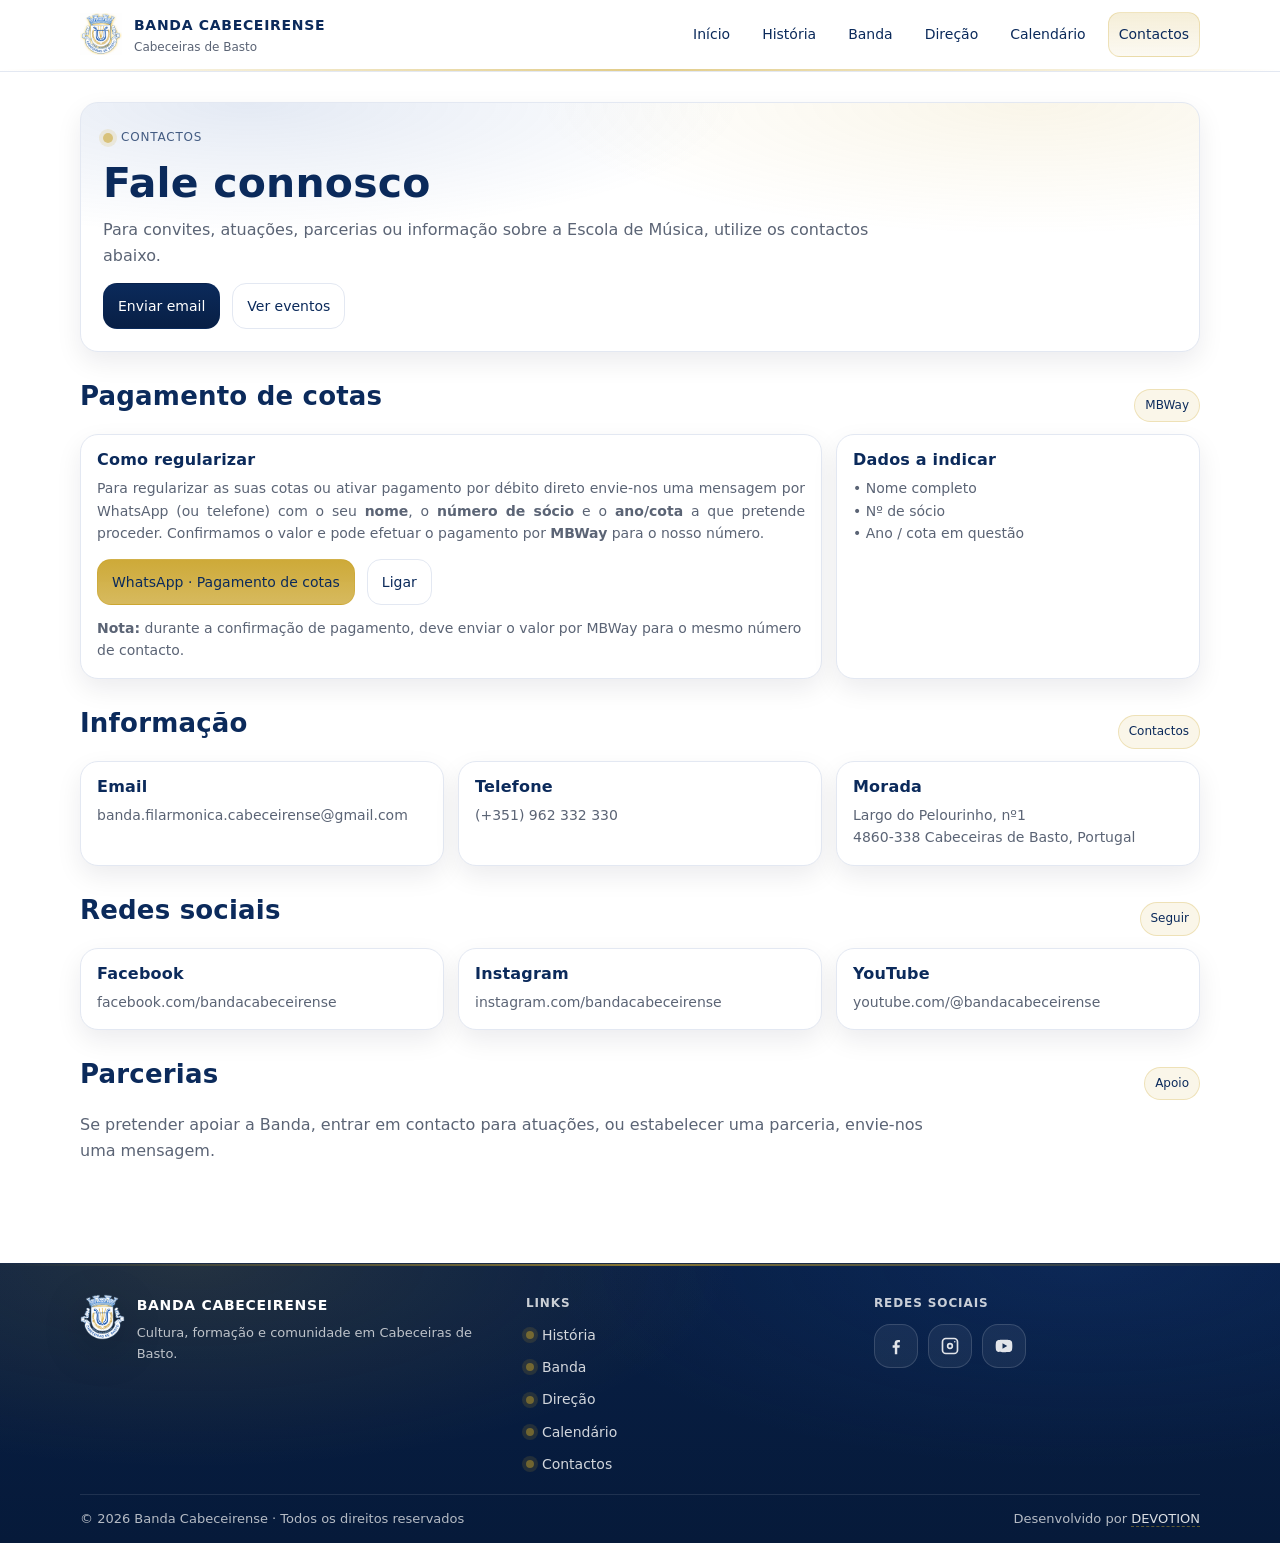
<file: contactos.html>
<!doctype html>
<html lang="pt-PT">

<head>
  <link rel="icon" href="assets/favicon/favicon.ico">
  <link rel="icon" href="assets/favicon/favicon-32.png" type="image/png" sizes="32x32">
  <link rel="apple-touch-icon" href="assets/favicon/apple-touch-icon.png">
  <meta charset="utf-8" />
  <meta name="viewport" content="width=device-width, initial-scale=1" />
  <title>Banda Cabeceirense — Contactos</title>
  <meta name="description" content="Contactos da Banda Cabeceirense." />
  <link rel="stylesheet" href="assets/css/styles.css" />
</head>

<body>

  <a class="skip-link" href="#conteudo">Saltar para o conteúdo</a>

  <header class="header">
    <div class="container header-inner">
      <a class="brand" href="index.html">
        <img src="assets/img/logo.png" alt="Logotipo da Banda Cabeceirense" />
        <div class="brand-title">
          <strong>BANDA CABECEIRENSE</strong>
          <span>Cabeceiras de Basto</span>
        </div>
      </a>

      <button class="menu-btn" data-menu-btn aria-expanded="false" aria-controls="menu">
        ☰ Menu
      </button>

      <nav id="menu" class="nav" data-nav aria-label="Menu principal">
        <a href="index.html" data-page="index.html">Início</a>
        <a href="historia.html" data-page="historia.html">História</a>
        <a href="banda.html" data-page="banda.html">Banda</a>
        <a href="direcao.html" data-page="direcao.html">Direção</a>
        <a href="calendario.html" data-page="calendario.html">Calendário</a>
        <a href="contactos.html" data-page="contactos.html">Contactos</a>
      </nav>
    </div>
  </header>

  <main id="conteudo">
    <div class="container">

      <section class="page-hero">
        <div class="kicker">Contactos</div>
        <h1 style="margin-top:10px;">Fale connosco</h1>
        <p style="margin-top:10px; max-width: 78ch;">
          Para convites, atuações, parcerias ou informação sobre a Escola de Música, utilize os contactos abaixo.
        </p>
        <div class="btn-row" style="margin-top:14px;">
          <a class="btn btn-primary" href="mailto:banda.filarmonica.cabeceirense@gmail.com?subject=Contacto%20-%20Banda%20Cabeceirense">Enviar
            email</a>
          <a class="btn btn-outline" href="calendario.html">Ver eventos</a>
        </div>
      </section>

      <section class="section" id="cotas">
        <div class="section-head">
          <h2>Pagamento de cotas</h2>
          <span class="badge">MBWay</span>
        </div>

        <div class="grid">
          <div class="card" style="grid-column: span 2;">
            <h3>Como regularizar</h3>
            <p style="margin-top:8px; text-align: justify;">
              Para regularizar as suas cotas ou ativar pagamento por débito direto envie-nos uma mensagem por WhatsApp (ou telefone) com o seu
              <strong>nome</strong>, o <strong>número de sócio</strong> e o <strong>ano/cota</strong> a que
              pretende proceder. Confirmamos o valor e pode efetuar o pagamento por <strong>MBWay</strong> para o nosso número.
            </p>

            <div class="btn-row" style="margin-top:14px;">
              <!-- Trocar +351XXXXXXXXX pelo número real (formato internacional sem espaços) -->
              <a class="btn btn-gold" target="_blank" rel="noopener"
                href="https://wa.me/351962332330?text=Ol%C3%A1%2C%20pretendo%20regularizar%20as%20minhas%20cotas.%0A%0ANome%3A%20%0AN%C2%BA%20de%20s%C3%B3cio%3A%20%0AAno%2Fcota%3A%20%0A%0APodem%20confirmar%20o%20valor%20e%20os%20dados%20para%20pagamento%20por%20MBWay%3F">
                WhatsApp · Pagamento de cotas
              </a>

              <!-- opcional: fallback para chamada -->
              <a class="btn btn-outline" href="tel:+351962332330">Ligar</a>
            </div>

            <p style="margin-top:12px; font-size:14px;">
              <strong>Nota:</strong> durante a confirmação de pagamento, deve enviar o valor por MBWay para o mesmo número de contacto.
            </p>
          </div>

          <div class="card">
            <h3>Dados a indicar</h3>
            <p style="margin-top:8px;">
              • Nome completo<br>
              • Nº de sócio<br>
              • Ano / cota em questão
            </p>
          </div>
        </div>
      </section>

      <section class="section">
        <div class="section-head">
          <h2>Informação</h2>
          <span class="badge">Contactos</span>
        </div>

        <div class="grid">
          <div class="card">
            <h3>Email</h3>
            <p>banda.filarmonica.cabeceirense@gmail.com</p>
          </div>
          <div class="card">
            <h3>Telefone</h3>
            <p>(+351) 962 332 330</p>
          </div>
          <div class="card">
            <h3>Morada</h3>
            <p>Largo do Pelourinho, nº1</p>
            <p>4860-338 Cabeceiras de Basto, Portugal</p>
          </div>
        </div>
      </section>

      <section class="section">
        <div class="section-head">
          <h2>Redes sociais</h2>
          <span class="badge">Seguir</span>
        </div>

        <div class="grid">
          <a class="card" href="https://facebook.com/bandacabeceirense" target="_blank" rel="noopener">
            <h3>Facebook</h3>
            <p>facebook.com/bandacabeceirense</p>
          </a>
          <a class="card" href="https://instagram.com/bandacabeceirense" target="_blank" rel="noopener">
            <h3>Instagram</h3>
            <p>instagram.com/bandacabeceirense</p>
          </a>
          <a class="card" href="https://youtube.com/@bandacabeceirense" target="_blank" rel="noopener">
            <h3>YouTube</h3>
            <p>youtube.com/@bandacabeceirense</p>
          </a>
        </div>
      </section>

      <section class="section">
        <div class="section-head">
          <h2>Parcerias</h2>
          <span class="badge">Apoio</span>
        </div>

        <p style="max-width: 84ch;">
          Se pretender apoiar a Banda, entrar em contacto para atuações, ou estabelecer uma parceria, envie-nos uma
          mensagem.
        </p>
      </section>

    </div>
  </main>


  <footer class="site-footer">
    <div class="container">
      <div class="footer-inner">
        <div class="footer-brand">
          <img src="assets/img/logo_transparent_cropped.png" alt="Logotipo da Banda Cabeceirense">
          <div>
            <strong>BANDA CABECEIRENSE</strong>
            <p>Cultura, formação e comunidade em Cabeceiras de Basto.</p>
          </div>
        </div>

        <div class="footer-col">
          <h4>Links</h4>
          <nav class="footer-links" aria-label="Links do site">
            <a href="historia.html">História</a>
            <a href="banda.html">Banda</a>
            <a href="direcao.html">Direção</a>
            <a href="calendario.html">Calendário</a>
            <a href="contactos.html">Contactos</a>
          </nav>
        </div>

        <div class="footer-col">
          <h4>Redes Sociais</h4>
          <div class="footer-socials" aria-label="Redes sociais">
            <a class="social-btn" href="https://facebook.com/bandacabeceirense" target="_blank" rel="noopener"
              aria-label="Facebook">
              <span class="sr-only">Facebook</span>
              <svg viewBox="0 0 24 24" aria-hidden="true">
                <path
                  d="M13.5 22v-8h2.7l.4-3H13.5V9.1c0-.9.3-1.6 1.7-1.6h1.5V4.8c-.3 0-1.3-.1-2.4-.1-2.4 0-4 1.4-4 4V11H8v3h2.6v8h2.9z" />
              </svg>
            </a>

            <a class="social-btn" href="https://instagram.com/bandacabeceirense" target="_blank" rel="noopener"
              aria-label="Instagram">
              <span class="sr-only">Instagram</span>
              <svg viewBox="0 0 24 24" aria-hidden="true">
                <path
                  d="M7 2h10a5 5 0 0 1 5 5v10a5 5 0 0 1-5 5H7a5 5 0 0 1-5-5V7a5 5 0 0 1 5-5zm10 2H7a3 3 0 0 0-3 3v10a3 3 0 0 0 3 3h10a3 3 0 0 0 3-3V7a3 3 0 0 0-3-3zm-5 4.2A3.8 3.8 0 1 1 8.2 12 3.8 3.8 0 0 1 12 8.2zm0 2A1.8 1.8 0 1 0 13.8 12 1.8 1.8 0 0 0 12 10.2zM17.7 6.1a.9.9 0 1 1-.9.9.9.9 0 0 1 .9-.9z" />
              </svg>
            </a>

            <a class="social-btn" href="https://youtube.com/@bandacabeceirense" target="_blank" rel="noopener"
              aria-label="YouTube">
              <span class="sr-only">YouTube</span>
              <svg viewBox="0 0 24 24" aria-hidden="true">
                <path
                  d="M21.6 7.2a3 3 0 0 0-2.1-2.1C17.7 4.6 12 4.6 12 4.6s-5.7 0-7.5.5A3 3 0 0 0 2.4 7.2 31 31 0 0 0 2 12a31 31 0 0 0 .4 4.8 3 3 0 0 0 2.1 2.1c1.8.5 7.5.5 7.5.5s5.7 0 7.5-.5a3 3 0 0 0 2.1-2.1A31 31 0 0 0 22 12a31 31 0 0 0-.4-4.8zM10.2 15.3V8.7L15.9 12l-5.7 3.3z" />
              </svg>
            </a>
          </div>
        </div>
      </div>

      <div class="footer-bottom">
        <div>© <span id="y"></span> Banda Cabeceirense · Todos os direitos reservados</div>
        <div>
          Desenvolvido por
          <a href="https://github.com/devotion-labs" target="_blank" rel="noopener">DEVOTION</a>
        </div>
      </div>
    </div>
  </footer>


  <script src="assets/js/main.js"></script>
</body>

</html>
</file>
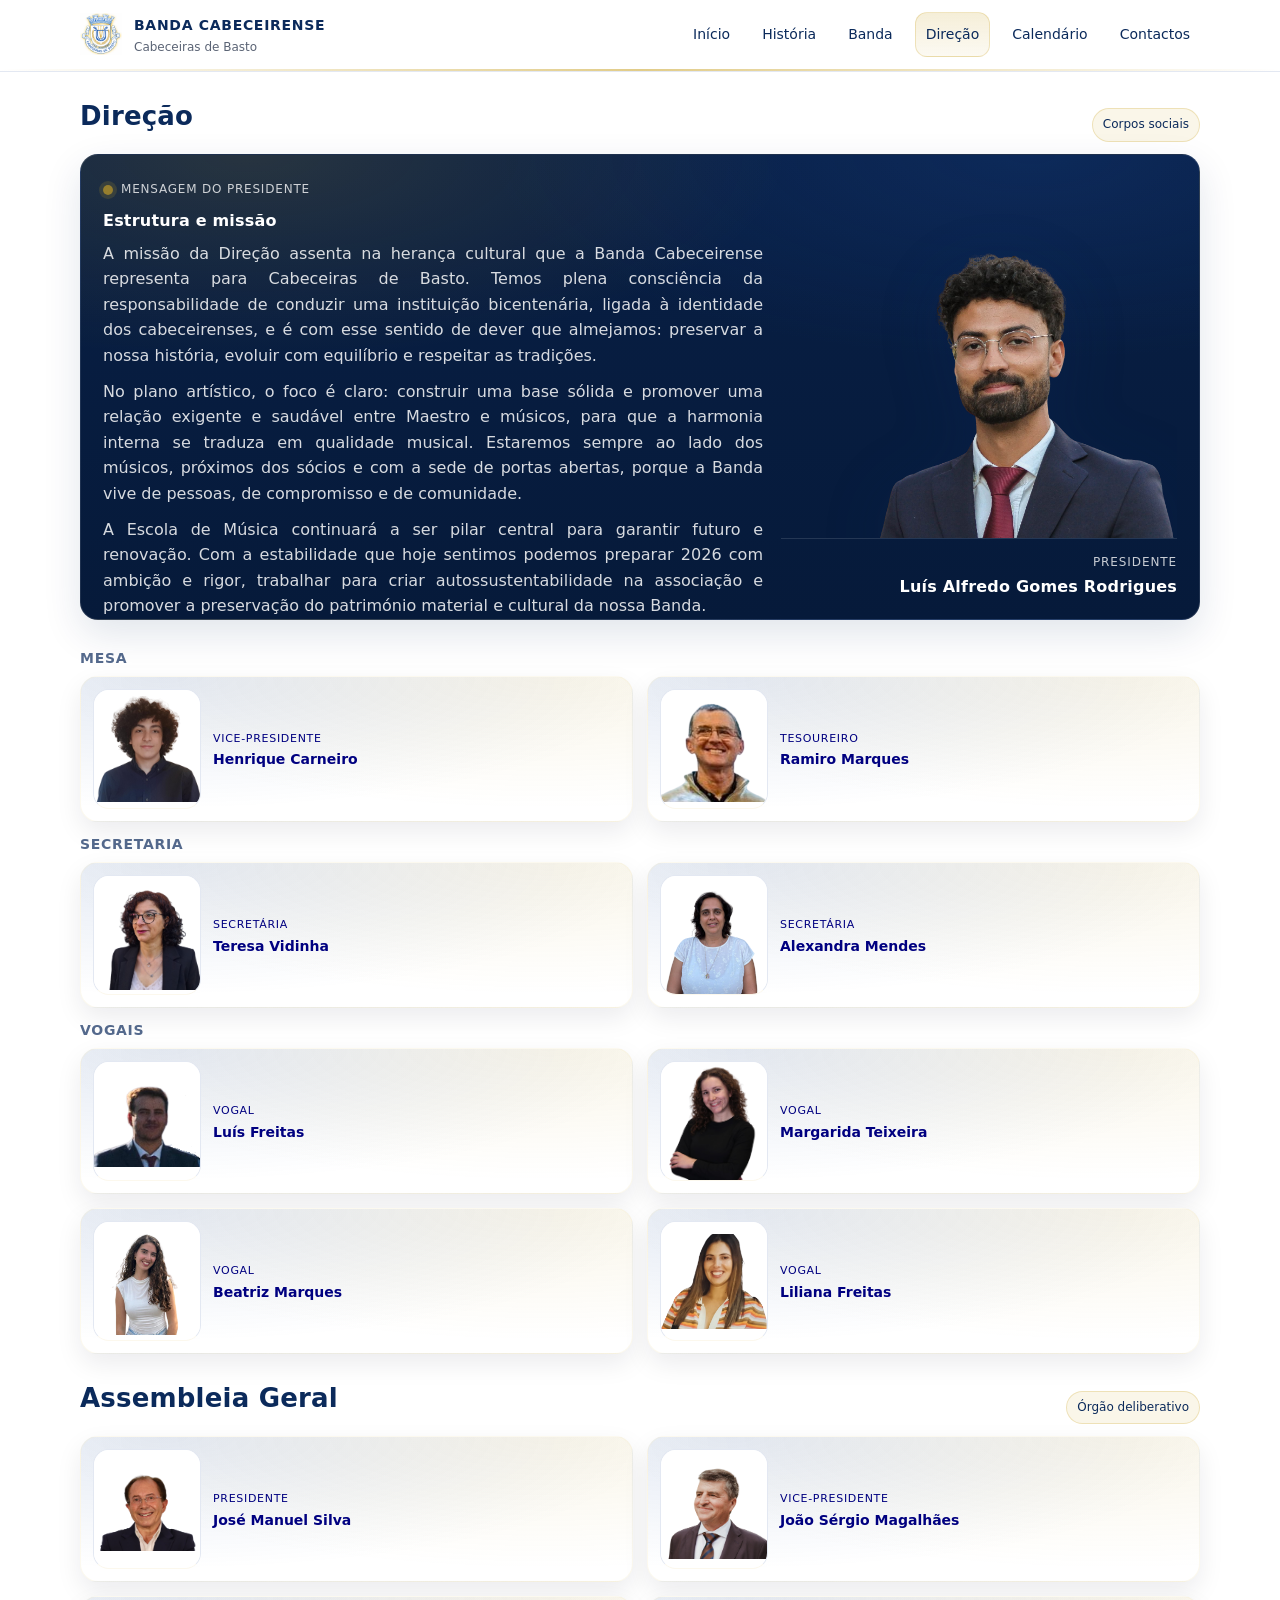
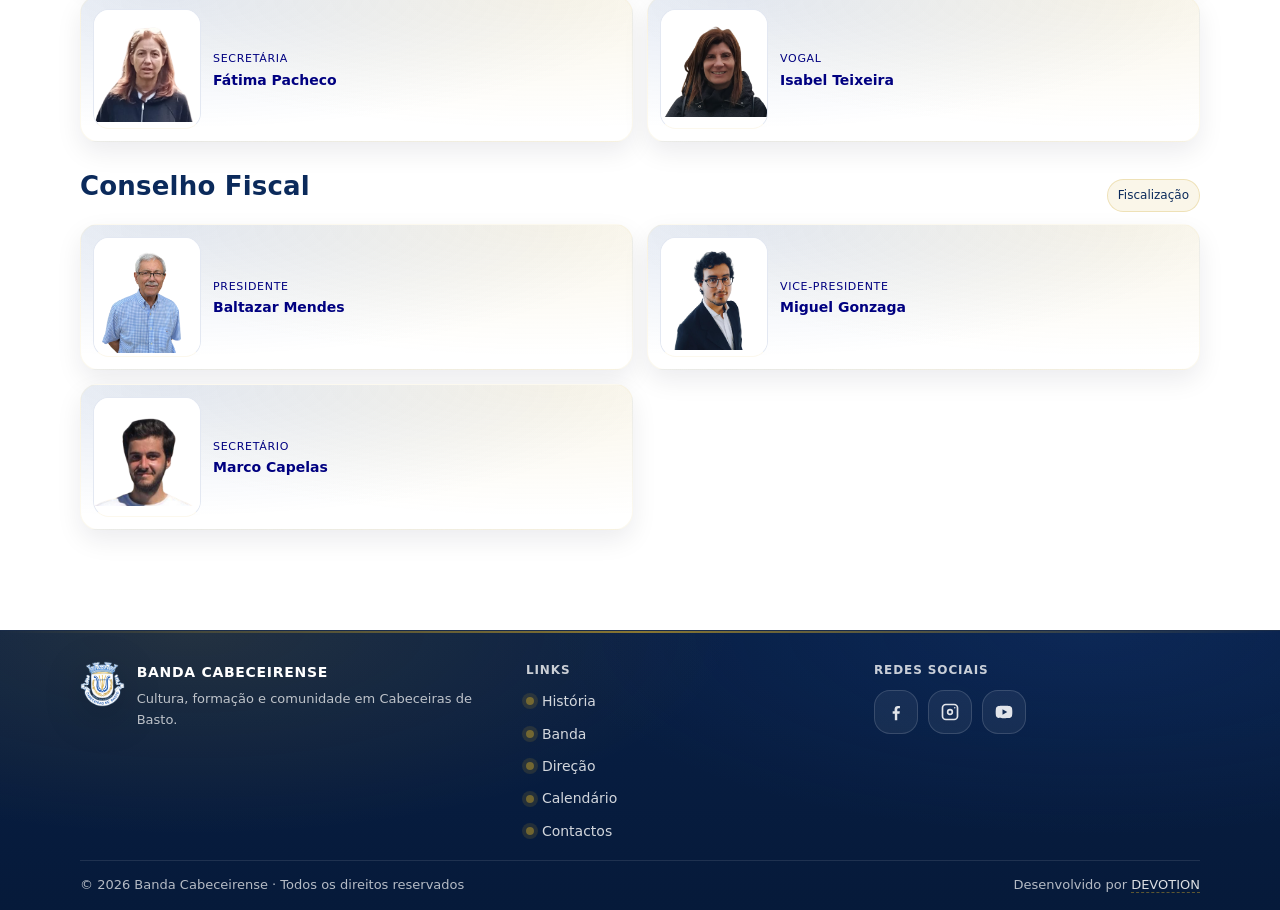
<file: direcao.html>
<!doctype html>
<html lang="pt-PT">

<head>
  <link rel="icon" href="assets/favicon/favicon.ico">
  <link rel="icon" href="assets/favicon/favicon-32.png" type="image/png" sizes="32x32">
  <link rel="apple-touch-icon" href="assets/favicon/apple-touch-icon.png">
  <meta charset="utf-8" />
  <meta name="viewport" content="width=device-width, initial-scale=1" />
  <title>Banda Cabeceirense — Direção</title>
  <meta name="description" content="Estrutura e órgãos sociais da Banda Cabeceirense." />
  <link rel="stylesheet" href="assets/css/styles.css" />
</head>

<body>

  <a class="skip-link" href="#conteudo">Saltar para o conteúdo</a>

  <header class="header">
    <div class="container header-inner">
      <a class="brand" href="index.html">
        <img src="assets/img/logo.png" alt="Logotipo da Banda Cabeceirense" />
        <div class="brand-title">
          <strong>BANDA CABECEIRENSE</strong>
          <span>Cabeceiras de Basto</span>
        </div>
      </a>

      <button class="menu-btn" data-menu-btn aria-expanded="false" aria-controls="menu">
        ☰ Menu
      </button>

      <nav id="menu" class="nav" data-nav aria-label="Menu principal">
        <a href="index.html" data-page="index.html">Início</a>
        <a href="historia.html" data-page="historia.html">História</a>
        <a href="banda.html" data-page="banda.html">Banda</a>
        <a href="direcao.html" data-page="direcao.html">Direção</a>
        <a href="calendario.html" data-page="calendario.html">Calendário</a>
        <a href="contactos.html" data-page="contactos.html">Contactos</a>
      </nav>
    </div>
  </header>

  <main id="conteudo">
    <div class="container">
      <div class="section-head">
        <h2>Direção</h2>
        <span class="badge">Corpos sociais</span>
      </div>
      <section class="leadership-hero">
        <div class="leadership-hero-inner">
          <div class="leadership-copy">
            <div class="kicker kicker-light">Mensagem do Presidente</div>
            <h3 class="leadership-h3" style="margin-top:10px;">Estrutura e missão</h3>

            <p class="leadership-text" style="margin-top:10px;">
              A missão da Direção assenta na herança cultural que a Banda Cabeceirense representa para Cabeceiras de
              Basto. Temos plena consciência da responsabilidade de conduzir uma instituição bicentenária, ligada à
              identidade dos cabeceirenses, e é com esse sentido de dever que almejamos: preservar a nossa história,
              evoluir com equilíbrio e respeitar as tradições.
            </p>

            <p class="leadership-text" style="margin-top:10px;">
              No plano artístico, o foco é claro: construir uma base sólida e promover uma relação exigente e
              saudável entre Maestro e músicos, para que a harmonia interna se traduza em qualidade musical. Estaremos
              sempre ao lado dos músicos, próximos dos sócios e com a sede de portas abertas, porque a Banda vive de
              pessoas, de compromisso e de comunidade.
            </p>

            <p class="leadership-text" style="margin-top:10px;">
              A Escola de Música continuará a ser pilar central para garantir futuro e renovação. Com a estabilidade que
              hoje sentimos podemos preparar 2026 com ambição e rigor, trabalhar para criar autossustentabilidade na
              associação
              e promover a preservação do património material e cultural da nossa Banda.
          </div>

          <!-- BLOCO ÚNICO: FOTO + DADOS -->
          <aside class="leadership-profile" aria-label="Presidente">
            <div class="leadership-photo">
              <img src="assets/img/people/presidente.png" alt="Luís Alfredo Rodrigues, Presidente" loading="lazy">
            </div>

            <div class="leadership-sign">
              <div class="role">Presidente</div>
              <div class="name">Luís Alfredo Gomes Rodrigues</div>
            </div>
          </aside>
        </div>

      </section>

      <!-- Direção -->
      <section class="section">

        <!-- Mesa (apenas Vice + Tesoureiro) -->
        <h3 class="section-subhead">Mesa</h3>
        <div class="org-grid cols-2">
          <article class="card member-card card-soft">
            <div class="member-photo">
              <img src="assets/img/people/vice-presidente.png" alt="Vice-Presidente" loading="lazy">
            </div>
            <div class="member-body">
              <div class="role">Vice-Presidente</div>
              <div class="name">Henrique Carneiro</div>
            </div>
          </article>

          <article class="card member-card card-soft">
            <div class="member-photo">
              <img src="assets/img/people/tesoureiro.png" alt="Tesoureiro" loading="lazy">
            </div>
            <div class="member-body">
              <div class="role">Tesoureiro</div>
              <div class="name">Ramiro Marques</div>
            </div>
          </article>
        </div>

        <!-- Secretárias (2) -->
        <h3 class="section-subhead" style="margin-top:14px;">Secretaria</h3>
        <div class="org-grid cols-2">
          <article class="card member-card card-soft">
            <div class="member-photo">
              <img src="assets/img/people/secretaria-1.png" alt="Secretária" loading="lazy">
            </div>
            <div class="member-body">
              <div class="role">Secretária</div>
              <div class="name">Teresa Vidinha</div>
            </div>
          </article>

          <article class="card member-card card-soft">
            <div class="member-photo">
              <img src="assets/img/people/secretaria-2.png" alt="Secretária" loading="lazy">
            </div>
            <div class="member-body">
              <div class="role">Secretária</div>
              <div class="name">Alexandra Mendes</div>
            </div>
          </article>
        </div>

        <!-- Vogais (5) -->
        <h3 class="section-subhead" style="margin-top:14px;">Vogais</h3>
        <div class="org-grid cols-4">
          <article class="card member-card card-soft">
            <div class="member-photo"><img src="assets/img/people/vogal-1.png" alt="Vogal" loading="lazy"></div>
            <div class="member-body">
              <div class="role">Vogal</div>
              <div class="name">Luís Freitas</div>
            </div>
          </article>

          <article class="card member-card card-soft">
            <div class="member-photo"><img src="assets/img/people/vogal-2.png" alt="Vogal" loading="lazy"></div>
            <div class="member-body">
              <div class="role">Vogal</div>
              <div class="name">Margarida Teixeira</div>
            </div>
          </article>

          <article class="card member-card card-soft">
            <div class="member-photo"><img src="assets/img/people/vogal-3.png" alt="Vogal" loading="lazy"></div>
            <div class="member-body">
              <div class="role">Vogal</div>
              <div class="name">Beatriz Marques</div>
            </div>
          </article>

          <article class="card member-card card-soft">
            <div class="member-photo"><img src="assets/img/people/vogal-4.png" alt="Vogal" loading="lazy"></div>
            <div class="member-body">
              <div class="role">Vogal</div>
              <div class="name">Liliana Freitas</div>
            </div>
          </article>
        </div>
      </section>


      <!-- Assembleia Geral -->
      <section class="section">
        <div class="section-head">
          <h2>Assembleia Geral</h2>
          <span class="badge">Órgão deliberativo</span>
        </div>

        <div class="org-grid cols-4">
          <article class="card member-card card-soft">
            <div class="member-photo"><img src="assets/img/people/ag-presidente.png"
                alt="Presidente da Assembleia Geral" loading="lazy"></div>
            <div class="member-body">
              <div class="role">Presidente</div>
              <div class="name">José Manuel Silva</div>
            </div>
          </article>

          <article class="card member-card card-soft">
            <div class="member-photo"><img src="assets/img/people/ag-vice.png" alt="Vice-Presidente da Assembleia Geral"
                loading="lazy"></div>
            <div class="member-body">
              <div class="role">Vice-Presidente</div>
              <div class="name">João Sérgio Magalhães</div>
            </div>
          </article>

          <article class="card member-card card-soft">
            <div class="member-photo"><img src="assets/img/people/ag-secretaria.png"
                alt="Secretária da Assembleia Geral" loading="lazy"></div>
            <div class="member-body">
              <div class="role">Secretária</div>
              <div class="name">Fátima Pacheco</div>
            </div>
          </article>

          <article class="card member-card card-soft">
            <div class="member-photo"><img src="assets/img/people/ag-vogal.png" alt="Vogal da Assembleia Geral"
                loading="lazy"></div>
            <div class="member-body">
              <div class="role">Vogal</div>
              <div class="name">Isabel Teixeira</div>
            </div>
          </article>
        </div>
      </section>

      <!-- Conselho Fiscal -->
      <section class="section">
        <div class="section-head">
          <h2>Conselho Fiscal</h2>
          <span class="badge">Fiscalização</span>
        </div>

        <div class="org-grid cols-3">
          <article class="card member-card card-soft">
            <div class="member-photo"><img src="assets/img/people/cf-presidente.png" alt="Presidente do Conselho Fiscal"
                loading="lazy"></div>
            <div class="member-body">
              <div class="role">Presidente</div>
              <div class="name">Baltazar Mendes</div>
            </div>
          </article>

          <article class="card member-card card-soft">
            <div class="member-photo"><img src="assets/img/people/cf-vice.png" alt="Vice-Presidente do Conselho Fiscal"
                loading="lazy"></div>
            <div class="member-body">
              <div class="role">Vice-Presidente</div>
              <div class="name">Miguel Gonzaga</div>
            </div>
          </article>

          <article class="card member-card card-soft">
            <div class="member-photo"><img src="assets/img/people/vogal-5.png" alt="Secretário do Conselho Fiscal"
                loading="lazy"></div>
            <div class="member-body">
              <div class="role">Secretário</div>
              <div class="name">Marco Capelas</div>
            </div>
          </article>
        </div>
      </section>

    </div>
  </main>

  <!-- Footer (igual ao teu) -->
  <footer class="site-footer">
    <div class="container">
      <div class="footer-inner">
        <div class="footer-brand">
          <img src="assets/img/logo_transparent_cropped.png" alt="Logotipo da Banda Cabeceirense">
          <div>
            <strong>BANDA CABECEIRENSE</strong>
            <p>Cultura, formação e comunidade em Cabeceiras de Basto.</p>
          </div>
        </div>

        <div class="footer-col">
          <h4>Links</h4>
          <nav class="footer-links" aria-label="Links do site">
            <a href="historia.html">História</a>
            <a href="banda.html">Banda</a>
            <a href="direcao.html">Direção</a>
            <a href="calendario.html">Calendário</a>
            <a href="contactos.html">Contactos</a>
          </nav>
        </div>

        <div class="footer-col">
          <h4>Redes Sociais</h4>
          <div class="footer-socials" aria-label="Redes sociais">
            <a class="social-btn" href="https://facebook.com/bandacabeceirense" target="_blank" rel="noopener"
              aria-label="Facebook">
              <span class="sr-only">Facebook</span>
              <svg viewBox="0 0 24 24" aria-hidden="true">
                <path
                  d="M13.5 22v-8h2.7l.4-3H13.5V9.1c0-.9.3-1.6 1.7-1.6h1.5V4.8c-.3 0-1.3-.1-2.4-.1-2.4 0-4 1.4-4 4V11H8v3h2.6v8h2.9z" />
              </svg>
            </a>

            <a class="social-btn" href="https://instagram.com/bandacabeceirense" target="_blank" rel="noopener"
              aria-label="Instagram">
              <span class="sr-only">Instagram</span>
              <svg viewBox="0 0 24 24" aria-hidden="true">
                <path
                  d="M7 2h10a5 5 0 0 1 5 5v10a5 5 0 0 1-5 5H7a5 5 0 0 1-5-5V7a5 5 0 0 1 5-5zm10 2H7a3 3 0 0 0-3 3v10a3 3 0 0 0 3 3h10a3 3 0 0 0 3-3V7a3 3 0 0 0-3-3zm-5 4.2A3.8 3.8 0 1 1 8.2 12 3.8 3.8 0 0 1 12 8.2zm0 2A1.8 1.8 0 1 0 13.8 12 1.8 1.8 0 0 0 12 10.2zM17.7 6.1a.9.9 0 1 1-.9.9.9.9 0 0 1 .9-.9z" />
              </svg>
            </a>

            <a class="social-btn" href="https://youtube.com/@bandacabeceirense" target="_blank" rel="noopener"
              aria-label="YouTube">
              <span class="sr-only">YouTube</span>
              <svg viewBox="0 0 24 24" aria-hidden="true">
                <path
                  d="M21.6 7.2a3 3 0 0 0-2.1-2.1C17.7 4.6 12 4.6 12 4.6s-5.7 0-7.5.5A3 3 0 0 0 2.4 7.2 31 31 0 0 0 2 12a31 31 0 0 0 .4 4.8 3 3 0 0 0 2.1 2.1c1.8.5 7.5.5 7.5.5s5.7 0 7.5-.5a3 3 0 0 0 2.1-2.1A31 31 0 0 0 22 12a31 31 0 0 0-.4-4.8zM10.2 15.3V8.7L15.9 12l-5.7 3.3z" />
              </svg>
            </a>
          </div>
        </div>
      </div>

      <div class="footer-bottom">
        <div>© <span id="y"></span> Banda Cabeceirense · Todos os direitos reservados</div>
        <div>
          Desenvolvido por
          <a href="https://github.com/devotion-labs" target="_blank" rel="noopener">DEVOTION</a>
        </div>
      </div>
    </div>
  </footer>

  <script src="assets/js/main.js"></script>
</body>

</html>
</file>
<file: assets/css/styles.css>
:root {
  --navy: #0B2A5B;
  --navy-2: #1E4FA3;
  --gold: #C9A227;
  --gold-2: #E6CF7A;

  --bg: #FFFFFF;
  --bg-2: #F6F8FC;
  --text: #0D1320;
  --muted: #5B6475;
  --border: #E3E8F2;

  --shadow: 0 14px 38px rgba(11, 42, 91, .12);
  --shadow-2: 0 10px 26px rgba(13, 19, 32, .08);
  --radius: 18px;
  --radius-sm: 14px;
  --max: 1120px;

  --space-1: 8px;
  --space-2: 12px;
  --space-3: 16px;
  --space-4: 22px;
  --space-5: 30px;
  --space-6: 44px;
}

* {
  box-sizing: border-box;
}

html,
body {
  margin: 0;
  padding: 0;
  height: 100%;
}

body {
  font-family: system-ui, -apple-system, Segoe UI, Roboto, Helvetica, Arial;
  color: var(--text);
  background:white;
  line-height: 1.6;
  min-height: 100vh;
  display: flex;
  flex-direction: column;
}

img {
  max-width: 100%;
  display: block;
}

a {
  color: inherit;
  text-decoration: none;
}

a:hover {
  color: var(--navy-2);
}

:focus-visible {
  outline: 3px solid rgba(30, 79, 163, .35);
  outline-offset: 3px;
  border-radius: 10px;
}

.container {
  width: min(var(--max), calc(100% - 40px));
  margin: 0 auto;
}

.skip-link {
  position: absolute;
  left: -999px;
  top: auto;
  width: 1px;
  height: 1px;
  overflow: hidden;
}

.skip-link:focus {
  left: 16px;
  top: 16px;
  width: auto;
  height: auto;
  background: #fff;
  border: 1px solid var(--border);
  padding: 10px 12px;
  border-radius: 12px;
  box-shadow: var(--shadow);
  z-index: 9999;
}

/* Header */
.header {
  position: sticky;
  top: 0;
  z-index: 50;
  background: white;
  backdrop-filter: blur(10px);
  border-bottom: 1px solid var(--border);
}

.header::after {
  content: "";
  display: block;
  height: 2px;
  background: linear-gradient(90deg, transparent, rgba(201, 162, 39, .55), transparent);
}

.header-inner {
  display: flex;
  align-items: center;
  justify-content: space-between;
  padding: 12px 0;
}

.brand {
  display: flex;
  align-items: center;
  gap: 12px;
}

.brand img {
  width: 42px;
  height: 42px;
  object-fit: contain;
}

.brand-title strong {
  font-size: 14px;
  letter-spacing: .7px;
  color: var(--navy);
}

.brand-title span {
  display: block;
  font-size: 12px;
  color: var(--muted);
}

.nav {
  display: flex;
  align-items: center;
  gap: 12px;
}

.nav a {
  font-size: 14px;
  padding: 10px 10px;
  border-radius: 12px;
  color: var(--navy);
}

.nav a.active {
  background: linear-gradient(180deg, rgba(201, 162, 39, .18), rgba(201, 162, 39, .06));
  border: 1px solid rgba(201, 162, 39, .25);
}

.nav a:hover {
  background: rgba(246, 248, 252, .9);
}

.menu-btn {
  display: none;
  border: 1px solid var(--border);
  background: #fff;
  padding: 10px 12px;
  border-radius: 12px;
  cursor: pointer;
}

@media (max-width: 900px) {
  .menu-btn {
    display: inline-flex;
    align-items: center;
    gap: 8px;
  }

  .nav {
    display: none;
    position: absolute;
    left: 0;
    right: 0;
    top: 66px;
    background: #fff;
    border-bottom: 1px solid var(--border);
    padding: 12px 20px;
    flex-direction: column;
    align-items: flex-start;
    gap: 6px;
  }

  .nav.open {
    display: flex;
  }

  .nav a {
    width: 100%;
  }
}

/* Typography */
h1,
h2,
h3 {
  line-height: 1.15;
  letter-spacing: .2px;
  margin: 0;
}

h1 {
  font-size: clamp(28px, 3.2vw, 42px);
  color: var(--navy);
}

h2 {
  font-size: clamp(20px, 2.2vw, 26px);
  color: var(--navy);
  margin: 0 0 10px;
}

h3 {
  font-size: 16px;
  color: var(--navy);
  margin: 0 0 8px;
}

p {
  margin: 0;
  color: var(--muted);
}

/* Main layout */
main {
  padding: var(--space-5) 0 var(--space-6);
  flex: 1;
}

.section {
  margin-top: var(--space-5);
}

.section-head {
  display: flex;
  align-items: flex-end;
  justify-content: space-between;
  gap: 12px;
  margin-bottom: 12px;
}

.section-actions {
  display: flex;
  gap: 10px;
  flex-wrap: wrap;
  align-items: center;
}

.kicker {
  display: inline-flex;
  align-items: center;
  gap: 8px;
  font-size: 12px;
  letter-spacing: .8px;
  text-transform: uppercase;
  color: rgba(11, 42, 91, .75);
}

.kicker::before {
  content: "";
  width: 10px;
  height: 10px;
  border-radius: 999px;
  background: rgba(201, 162, 39, .6);
  box-shadow: 0 0 0 4px rgba(201, 162, 39, .14);
}

.badge {
  display: inline-block;
  font-size: 12px;
  padding: 6px 10px;
  border-radius: 999px;
  border: 1px solid rgba(201, 162, 39, .25);
  background: rgba(201, 162, 39, .10);
  color: var(--navy);
}

.badge-hero {
  border: 1px solid rgba(201, 162, 39, .28);
  color: wheat;
}


.link-pill {
  display: inline-flex;
  align-items: center;
  gap: 8px;
  padding: 8px 10px;
  border-radius: 999px;
  border: 1px solid rgba(30, 79, 163, .18);
  background: rgba(246, 248, 252, .9);
  color: var(--navy);
  font-size: 13px;
}

.link-pill:hover {
  border-color: rgba(201, 162, 39, .35);
  background: rgba(201, 162, 39, .10);
}

/* Buttons */
.btn-row {
  display: flex;
  gap: 12px;
  flex-wrap: wrap;
}

.btn {
  display: inline-flex;
  align-items: center;
  justify-content: center;
  padding: 11px 14px;
  border-radius: 14px;
  border: 1px solid var(--border);
  font-size: 14px;
}

.btn-primary {
  background: linear-gradient(180deg, #0B2A5B, #081F45);
  color: #fff;
  border-color: rgba(11, 42, 91, .25);
}

.btn-primary:hover {
  filter: brightness(1.05);
  color: #fff;
}

.btn-outline {
  background: #fff;
  color: var(--navy);
}

.btn-outline:hover {
  background: var(--bg-2);
}

.btn-gold {
  background: linear-gradient(180deg, rgba(201, 162, 39, .92), rgba(201, 162, 39, .74));
  color: var(--navy);
  border-color: rgba(201, 162, 39, .35);
}

.btn-gold:hover {
  filter: brightness(1.02);
}

/* Cards + grids */
.grid {
  display: grid;
  grid-template-columns: repeat(3, 1fr);
  gap: 14px;
}

@media (max-width: 900px) {
  .grid {
    grid-template-columns: 1fr;
  }
}

.card {
  border: 1px solid var(--border);
  border-radius: var(--radius);
  background: #fff;
  padding: 16px;
  box-shadow: var(--shadow-2);
  transition: transform .18s ease, box-shadow .18s ease, border-color .18s ease;
}

.card:hover {
  transform: translateY(-2px);
  box-shadow: var(--shadow);
  border-color: rgba(30, 79, 163, .20);
}

.card p {
  font-size: 14px;
}

/* HERO with large image */
.hero {
  border: 1px solid var(--border);
  border-radius: var(--radius);
  overflow: hidden;
  box-shadow: var(--shadow);
  background: #fff;
}

@media (max-width: 620px) {
  .desktop-only {
    display: none !important;
  }
}

.hero-inner {
  display: grid;
  grid-template-columns: 1.15fr .85fr;
  gap: 18px;
  padding: 22px;
}

@media (max-width: 900px) {
  .hero-inner {
    grid-template-columns: 1fr;
  }
}

.hero-media {
  position: relative;
  overflow: hidden;
  background: #0b2a5b;
  /* fallback se não houver imagem */
  min-height: 600px;
  /* desktop: mantém o teu look */
}

/* DESKTOP: imagem a preencher (cover) */
.hero-picture {
  position: absolute;
  inset: 0;
  z-index: 0;
}

.hero-img {
  width: 100%;
  height: 100%;
  object-fit: cover;
  /* desktop: preenche */
  object-position: center;
  opacity: .92;
}

/* MOBILE/TABLET: a DIV passa a ter a altura EXATA da foto (sem barras azuis) */
@media (max-width: 1000px) {
  .hero-media {
    min-height: 0;
    /* remove altura forçada */
  }

  .hero-picture {
    position: relative;
    /* volta a estar em flow */
    inset: auto;
  }

  .hero-img {
    height: auto;
    /* a imagem define a altura do hero */
    object-fit: unset;
    /* não precisa de cover/contain */
    opacity: 1;
  }
}

/* Overlay leve: apenas na zona inferior */
.hero-overlay {
  position: absolute;
  inset: 0;
  z-index: 1;
  pointer-events: none;
  background:
    /* escurece só o fundo (bottom) */
    linear-gradient(180deg,
      rgba(11, 42, 91, 0) 0%,
      rgba(11, 42, 91, 0) 62%,
      rgba(11, 42, 91, .18) 78%,
      rgba(11, 42, 91, .42) 92%,
      rgba(11, 42, 91, .55) 100%),
    /* toque dourado MUITO subtil, também em baixo */
    radial-gradient(700px 180px at 25% 100%,
      rgba(201, 162, 39, .10),
      transparent 60%);
}

.hero-content {
  position: absolute;
  left: 22px;
  right: 22px;
  bottom: 18px;
  z-index: 2;
  color: #fff;
  max-width: 720px;
}

.hero-content h1 {
  color: #fff;
}

.hero-content p {
  color: rgba(255, 255, 255, .85);
  margin-top: 8px;
}


.hero-side {
  background: linear-gradient(180deg, rgba(246, 248, 252, .92), #fff);
  border: 1px solid var(--border);
  border-radius: var(--radius);
  padding: 16px;
}

.hero-side .label {
  font-size: 12px;
  color: var(--muted);
}

.hero-side .value {
  font-weight: 800;
  color: var(--navy);
  margin-top: 6px;
}

/* Page header (other pages) */
.page-hero {
  padding: 22px;
  border: 1px solid var(--border);
  border-radius: var(--radius);
  background:
    radial-gradient(900px 240px at 15% 0%, rgba(30, 79, 163, .12), transparent 55%),
    radial-gradient(900px 240px at 85% 0%, rgba(201, 162, 39, .10), transparent 55%),
    #fff;
  box-shadow: var(--shadow-2);
}

/* Gallery */
.gallery {
  display: grid;
  grid-template-columns: repeat(12, 1fr);
  gap: 12px;
}

.gallery .g {
  grid-column: span 4;
  border-radius: var(--radius);
  overflow: hidden;
  border: 1px solid var(--border);
  box-shadow: var(--shadow-2);
  background: #fff;
}

.gallery .g img {
  width: 100%;
  height: 240px;
  object-fit: cover;
}

@media (max-width: 900px) {
  .gallery .g {
    grid-column: span 12;
  }

  .gallery .g img {
    height: 220px;
  }
}

/* Timeline */
.timeline {
  display: grid;
  gap: 12px;
}

.timeline .t {
  display: grid;
  grid-template-columns: 140px 1fr;
  gap: 14px;
  padding: 16px;
  border: 1px solid var(--border);
  border-radius: var(--radius);
  background: #fff;
  box-shadow: var(--shadow-2);
}

.timeline .year {
  font-weight: 900;
  color: var(--navy);
}

@media (max-width: 900px) {
  .timeline .t {
    grid-template-columns: 1fr;
  }
}

/* People cards (Direção) */
.people {
  display: grid;
  grid-template-columns: repeat(3, 1fr);
  gap: 14px;
}

@media (max-width: 900px) {
  .people {
    grid-template-columns: 1fr;
  }
}

.person {
  display: flex;
  gap: 14px;
  align-items: flex-start;
}

.avatar {
  width: 56px;
  height: 56px;
  border-radius: 16px;
  border: 1px solid var(--border);
  overflow: hidden;
  background: var(--bg-2);
  flex: 0 0 auto;
}

.avatar img {
  width: 100%;
  height: 100%;
  object-fit: cover;
}

.person .role {
  font-size: 12px;
  letter-spacing: .6px;
  text-transform: uppercase;
  color: rgba(11, 42, 91, .7);
}

.person .name {
  font-weight: 900;
  color: var(--navy);
  margin-top: 3px;
}

.person .meta {
  font-size: 13px;
  color: var(--muted);
  margin-top: 6px;
}

/* Calendar responsive */
.table {
  width: 100%;
  border-collapse: separate;
  border-spacing: 0;
  border: 1px solid var(--border);
  border-radius: var(--radius);
  overflow: hidden;
  background: #fff;
  box-shadow: var(--shadow-2);
}

.table th,
.table td {
  text-align: left;
  padding: 12px 14px;
  border-bottom: 1px solid var(--border);
  font-size: 14px;
}

.table th {
  background: var(--bg-2);
  color: var(--navy);
}

.table tr:last-child td {
  border-bottom: none;
}

.event-cards {
  display: none;
  gap: 12px;
}

.event-card {
  border: 1px solid var(--border);
  border-radius: var(--radius);
  background: #fff;
  padding: 14px;
  box-shadow: var(--shadow-2);
}

.event-card strong {
  color: var(--navy);
}

.event-row {
  display: flex;
  justify-content: space-between;
  gap: 12px;
  color: var(--muted);
  font-size: 13px;
  margin-top: 6px;
}

@media (max-width: 760px) {
  .table {
    display: none;
  }

  .event-cards {
    display: grid;
  }
}

/* ---------- Featured Videos (Premium) ---------- */
.videos-featured {
  display: grid;
  grid-template-columns: repeat(12, 1fr);
  gap: 14px;
}

.featured-card {
  grid-column: span 7;
  border: 1px solid var(--border);
  border-radius: var(--radius);
  overflow: hidden;
  background: #fff;
  box-shadow: var(--shadow);
  transition: transform .18s ease, box-shadow .18s ease, border-color .18s ease;
}

.featured-card:hover {
  transform: translateY(-2px);
  border-color: rgba(201, 162, 39, .30);
}

.featured-thumb {
  position: relative;
  aspect-ratio: 16/9;
  background: #0b2a5b;
  overflow: hidden;
}

.featured-thumb img {
  width: 100%;
  height: 100%;
  object-fit: cover;
  opacity: .96;
  transform: scale(1.01);
  transition: transform .22s ease, opacity .22s ease;
}

.featured-card:hover .featured-thumb img {
  transform: scale(1.05);
  opacity: 1;
}

.featured-thumb::after {
  content: "";
  position: absolute;
  inset: 0;
  background:
    radial-gradient(900px 260px at 15% 0%, rgba(201, 162, 39, .10), transparent 65%),
    linear-gradient(180deg, rgba(11, 42, 91, 0) 55%, rgba(11, 42, 91, .32) 100%);
  pointer-events: none;
}

.featured-thumb.is-playing::after {
  display: none;
}

.featured-topline {
  position: absolute;
  top: 14px;
  left: 14px;
  right: 14px;
  display: flex;
  align-items: center;
  justify-content: space-between;
  gap: 10px;
  z-index: 2;
}

.chip {
  display: inline-flex;
  align-items: center;
  gap: 8px;
  padding: 8px 10px;
  border-radius: 999px;
  background: rgba(255, 255, 255, .90);
  border: 1px solid rgba(201, 162, 39, .28);
  color: var(--navy);
  font-size: 12px;
  letter-spacing: .5px;
}

.pill-dark {
  padding: 7px 9px;
  border-radius: 12px;
  background: rgba(13, 19, 32, .55);
  color: #fff;
  font-size: 12px;
  letter-spacing: .3px;
  border: 1px solid rgba(255, 255, 255, .14);
}

.featured-play {
  position: absolute;
  left: 16px;
  bottom: 16px;
  width: 54px;
  height: 54px;
  border-radius: 18px;
  display: grid;
  place-items: center;
  background: rgba(255, 255, 255, .92);
  color: var(--navy);
  border: 1px solid rgba(201, 162, 39, .28);
  box-shadow: 0 12px 26px rgba(13, 19, 32, .22);
  font-size: 18px;
  z-index: 2;
}

.featured-caption {
  position: absolute;
  left: 84px;
  right: 16px;
  bottom: 16px;
  z-index: 2;
}

.featured-title {
  color: #fff;
  font-weight: 900;
  font-size: 18px;
  line-height: 1.2;
}

.featured-sub {
  margin-top: 8px;
  color: rgba(255, 255, 255, .85);
  font-size: 14px;
  max-width: 70ch;
}

.featured-body {
  padding: 16px;
  background: linear-gradient(180deg, rgba(246, 248, 252, .88), #fff);
  border-top: 1px solid var(--border);
}

.featured-meta {
  display: flex;
  gap: 10px;
  flex-wrap: wrap;
  font-size: 13px;
  color: var(--muted);
}

.featured-meta span {
  display: inline-flex;
  align-items: center;
  gap: 6px;
}

/* Side list */
.video-side {
  grid-column: span 5;
  display: grid;
  gap: 14px;
}

.mini-card {
  border: 1px solid var(--border);
  border-radius: var(--radius);
  overflow: hidden;
  background: #fff;
  box-shadow: var(--shadow-2);
  display: grid;
  grid-template-columns: 140px 1fr;
  min-height: 92px;
  transition: transform .18s ease, box-shadow .18s ease, border-color .18s ease;
}

.mini-card:hover {
  transform: translateY(-2px);
  box-shadow: var(--shadow);
  border-color: rgba(30, 79, 163, .22);
}

.mini-thumb {
  position: relative;
  background: #0b2a5b;
}

.mini-thumb img {
  width: 100%;
  height: 100%;
  object-fit: cover;
  opacity: .95;
  transition: transform .22s ease, opacity .22s ease;
}

.mini-card:hover .mini-thumb img {
  transform: scale(1.05);
  opacity: 1;
}

.mini-thumb::after {
  content: "";
  position: absolute;
  inset: 0;
  background:
    linear-gradient(180deg, rgba(11, 42, 91, 0) 60%, rgba(11, 42, 91, .30) 100%),
    radial-gradient(320px 140px at 20% 0%, rgba(201, 162, 39, .08), transparent 60%);
  pointer-events: none;
}

.mini-card.is-playing .mini-thumb::after {
  display: none;
}

.mini-play {
  position: absolute;
  left: 10px;
  bottom: 10px;
  width: 34px;
  height: 34px;
  border-radius: 12px;
  display: grid;
  place-items: center;
  background: rgba(255, 255, 255, .92);
  color: var(--navy);
  border: 1px solid rgba(201, 162, 39, .25);
  box-shadow: 0 10px 22px rgba(13, 19, 32, .18);
  font-size: 14px;
  z-index: 2;
}

.mini-body {
  padding: 12px 12px 12px 14px;
}

.mini-title {
  font-weight: 900;
  color: var(--navy);
  font-size: 14px;
  line-height: 1.25;
}

.mini-meta {
  margin-top: 8px;
  font-size: 13px;
  color: var(--muted);
  display: flex;
  gap: 10px;
  flex-wrap: wrap;
}

@media (max-width: 980px) {
  .featured-card {
    grid-column: span 12;
  }

  .video-side {
    grid-column: span 12;
  }

  .mini-card {
    grid-template-columns: 180px 1fr;
  }
}

@media (max-width: 620px) {
  .mini-card {
    grid-template-columns: 1fr;
  }

  .mini-thumb {
    aspect-ratio: 16/9;
  }
}

/* ---------- Partners / Parcerias ---------- */
.partners-grid {
  display: grid;
  grid-template-columns: repeat(12, 1fr);
  gap: 14px;
}

.partner-card {
  grid-column: span 3;
  border: 1px solid var(--border);
  border-radius: var(--radius);
  background: #fff;
  box-shadow: var(--shadow-2);
  padding: 16px;
  display: grid;
  place-items: center;
  min-height: 92px;
  transition: transform .18s ease, box-shadow .18s ease, border-color .18s ease;
  border-color: rgba(201, 162, 39, .30);
}

.partner-card img {
  max-height: 44px;
  width: auto;
  transition: filter .18s ease, transform .18s ease;
}

.partners-note {
  margin-top: 12px;
  color: var(--muted);
  font-size: 14px;
  max-width: 84ch;
}

@media (max-width: 980px) {
  .partner-card {
    grid-column: span 4;
  }
}

@media (max-width: 620px) {
  .partner-card {
    grid-column: span 6;
  }
}

/* ---------- Premium Footer ---------- */
.site-footer {
  margin-top: 56px;
  color: rgba(255, 255, 255, .88);
  background:
    radial-gradient(900px 340px at 15% 0%, rgba(201, 162, 39, .14), transparent 60%),
    radial-gradient(900px 340px at 85% 0%, rgba(30, 79, 163, .18), transparent 60%),
    linear-gradient(180deg, #081F45 0%, #061A3A 100%);
  border-top: 1px solid rgba(255, 255, 255, .08);
  position: relative;
}

.site-footer::before {
  content: "";
  display: block;
  height: 2px;
  background: linear-gradient(90deg, transparent, rgba(201, 162, 39, .65), transparent);
}

.footer-inner {
  display: grid;
  grid-template-columns: 1.3fr 1fr 1fr;
  gap: 22px;
  padding: 28px 0 18px;
}

@media (max-width: 900px) {
  .footer-inner {
    grid-template-columns: 1fr;
  }
}

.footer-brand {
  display: flex;
  gap: 12px;
  align-items: flex-start;
}

.footer-brand img {
  width: 46px;
  height: 46px;
  object-fit: contain;
  filter: drop-shadow(0 10px 20px rgba(0, 0, 0, .22));
}

.footer-brand strong {
  display: block;
  color: #fff;
  letter-spacing: .7px;
  font-size: 14px;
}

.footer-brand p {
  margin: 6px 0 0;
  color: rgba(255, 255, 255, .72);
  font-size: 13px;
  max-width: 60ch;
}

.footer-col h4 {
  margin: 0 0 10px;
  font-size: 12px;
  letter-spacing: .9px;
  text-transform: uppercase;
  color: rgba(255, 255, 255, .78);
}

.footer-links {
  display: grid;
  gap: 10px;
}

.footer-links a {
  color: rgba(255, 255, 255, .82);
  font-size: 14px;
  display: inline-flex;
  gap: 8px;
  align-items: center;
}

.footer-links a:hover {
  color: #fff;
}

.footer-links a::before {
  content: "";
  width: 8px;
  height: 8px;
  border-radius: 999px;
  background: rgba(201, 162, 39, .55);
  box-shadow: 0 0 0 4px rgba(201, 162, 39, .14);
}

.footer-socials {
  display: flex;
  gap: 10px;
  flex-wrap: wrap;
  align-items: center;
}

.social-btn {
  width: 44px;
  height: 44px;
  border-radius: 16px;
  display: grid;
  place-items: center;
  border: 1px solid rgba(255, 255, 255, .14);
  background: rgba(255, 255, 255, .06);
  transition: transform .18s ease, background .18s ease, border-color .18s ease;
}

.social-btn svg {
  width: 20px;
  height: 20px;
  fill: rgba(255, 255, 255, .88);
}

.social-btn:hover {
  transform: translateY(-2px);
  border-color: rgba(201, 162, 39, .38);
  background: rgba(201, 162, 39, .12);
}

.social-btn:hover svg {
  fill: #fff;
}

.footer-bottom {
  border-top: 1px solid rgba(255, 255, 255, .10);
  padding: 14px 0;
  display: flex;
  justify-content: space-between;
  gap: 12px;
  flex-wrap: wrap;
  color: rgba(255, 255, 255, .70);
  font-size: 13px;
}

.footer-bottom a {
  color: rgba(255, 255, 255, .86);
  border-bottom: 1px dashed rgba(201, 162, 39, .45);
}

.footer-bottom a:hover {
  color: #fff;
  border-bottom-color: rgba(201, 162, 39, .75);
}

.sr-only {
  position: absolute;
  width: 1px;
  height: 1px;
  padding: 0;
  margin: -1px;
  overflow: hidden;
  clip: rect(0, 0, 0, 0);
  white-space: nowrap;
  border: 0;
}

.hero-title-row {
  display: flex;
  align-items: baseline;
  gap: 12px;
  flex-wrap: wrap;
  /* no mobile passa para baixo se não couber */
}

/* opcional: se quiseres forçar o badge a ir abaixo em ecrãs muito pequenos */
@media (max-width: 420px) {
  .hero-title-row {
    flex-direction: column;
    align-items: flex-start;
    gap: 8px;
  }
}

/* Featured: quando virar iframe */
#featuredThumb {
  position: relative;
}

#featuredThumb iframe {
  position: absolute;
  inset: 0;
  width: 100%;
  height: 100%;
  border: 0;
  display: block;
}

/* Iframe dentro do thumb (mobile inline player) */
.mini-thumb {
  position: relative;
}

.mini-thumb iframe {
  position: absolute;
  inset: 0;
  width: 100%;
  height: 100%;
  border: 0;
  display: block;
}

.mini-card.is-playing {
  border-color: rgba(201, 162, 39, .35);
  box-shadow: var(--shadow);
}

/* botão fechar (só aparece quando está a tocar inline) */
.yt-close {
  position: absolute;
  top: 10px;
  right: 10px;
  width: 34px;
  height: 34px;
  border-radius: 12px;
  display: grid;
  place-items: center;
  background: rgba(13, 19, 32, .55);
  color: #fff;
  border: 1px solid rgba(255, 255, 255, .16);
  z-index: 3;
  cursor: pointer;
  user-select: none;
}

.yt-close:hover {
  background: rgba(13, 19, 32, .72);
}

/* META unificada (Featured + Minis) */
.video-meta {
  display: flex;
  gap: 10px;
  flex-wrap: wrap;
  font-size: 13px;
  color: var(--muted);
}

.video-meta span {
  display: inline-flex;
  align-items: center;
  gap: 6px;
}

/* Featured: ligeiramente mais “solto” */
.featured-body .video-meta {
  padding: 0;
  /* mantém o teu padding no featured-body */
}

/* Minis: mais compacto */
.mini-body .video-meta {
  font-size: 12.5px;
  row-gap: 6px;
}

/* =========================
   Direção — layout premium
   ========================= */

.section-subhead {
  margin: 0 0 10px;
  font-size: 14px;
  letter-spacing: .7px;
  text-transform: uppercase;
  color: rgba(11, 42, 91, .70);
}

/* Presidente: texto à esquerda, pessoa à direita (sem fundo) */
.president-feature {
  border: 1px solid var(--border);
  border-radius: var(--radius);
  background: linear-gradient(180deg, rgba(246, 248, 252, .92), #fff);
  box-shadow: var(--shadow);
  overflow: hidden;

  display: grid;
  grid-template-columns: 1.25fr .75fr;
  gap: 18px;
  padding: 18px 18px 0;
}

.president-copy p {
  text-align: justify;
}

.president-photo {
  display: flex;
  justify-content: flex-end;
  align-items: flex-end;
  padding-right: 6px;
}

.president-photo img {
  width: min(360px, 100%);
  height: auto;
  object-fit: contain;
  filter: drop-shadow(0 18px 42px rgba(11, 42, 91, .22));
}

.president-sign {
  margin-top: 14px;
  padding-top: 12px;
  border-top: 1px gold;
  color: #000;
}

.president-sign .note {
  margin-top: 6px;
  font-size: 12px;
  color: var(--muted);
}

/* Grelhas dos órgãos */
.org-grid {
  display: grid;
  grid-template-columns: repeat(12, 1fr);
  gap: 14px;
}

.org-grid.cols-2>* {
  grid-column: span 6;
}

.org-grid.cols-3>* {
  grid-column: span 4;
}

.org-grid.cols-4>* {
  grid-column: span 3;
}

@media (max-width: 980px) {
  .org-grid.cols-4>* {
    grid-column: span 6;
  }
}

@media (max-width: 900px) {
  .president-feature {
    grid-template-columns: 1fr;
    padding: 18px;
  }

  .president-photo {
    order: -1;
    justify-content: center;
    padding-right: 0;
  }

  .president-photo img {
    width: min(280px, 78vw);
  }

  .org-grid.cols-3>*,
  .org-grid.cols-4>*,
  .org-grid.cols-2>* {
    grid-column: span 12;
  }
}

/* Cards de membros com imagem sem fundo (maior que antes) */
.member-card {
  display: grid;
  grid-template-columns: 120px 1fr;
  gap: 14px;
  align-items: center;
  padding: 14px;
}

.member-photo {
  width: 120px;
  height: 130px;
  border-radius: 18px;
  border: 1px solid var(--border);
  background: linear-gradient(180deg, rgba(246, 248, 252, .9), #fff);
  overflow: hidden;
  display: flex;
  justify-content: center;
  align-items: flex-end;
}

.member-photo img {
  width: 100%;
  height: 100%;
  object-fit: contain;
  /* importante para PNG sem fundo */
}

.member-body .role {
  font-size: 12px;
  letter-spacing: .6px;
  text-transform: uppercase;
  color: rgba(11, 42, 91, .7);
}

.member-body .name {
  font-weight: 900;
  color: var(--navy);
  margin-top: 4px;
}

.email-link {
  display: inline-block;
  margin-top: 8px;
  font-size: 13px;
  color: var(--navy);
  border-bottom: 1px dashed rgba(201, 162, 39, .45);
}

.email-link:hover {
  color: var(--navy-2);
  border-bottom-color: rgba(201, 162, 39, .75);
}

@media (max-width: 520px) {
  .member-card {
    grid-template-columns: 1fr;
  }

  .member-photo {
    width: 100%;
    height: 200px;
    align-items: flex-end;
  }
}

/* =========================
   Direção — hero presidente (fundo azul)
   ========================= */

.leadership-hero {
  border: 1px solid rgba(255, 255, 255, .10);
  border-radius: var(--radius);
  overflow: hidden;
  box-shadow: var(--shadow);
  background:
    radial-gradient(900px 340px at 15% 0%, rgba(201, 162, 39, .16), transparent 60%),
    radial-gradient(900px 340px at 85% 0%, rgba(30, 79, 163, .22), transparent 60%),
    linear-gradient(180deg, #081F45 0%, #061A3A 100%);
}

.leadership-hero-inner {
  display: grid;
  grid-template-columns: 1.25fr .75fr;
  gap: 18px;
  padding: 22px 22px 0;
  align-items: start;
}

.leadership-copy .kicker {
  color: rgba(255, 255, 255, .78);
}

.kicker-light::before {
  background: rgba(201, 162, 39, .7);
  box-shadow: 0 0 0 4px rgba(201, 162, 39, .16);
}

.leadership-text {
  color: rgba(255, 255, 255, .84);
  text-align: justify;
  max-width: 88ch;
}

.leadership-h3 {
  color: #fff;
  font-size: 16px;
  letter-spacing: .2px;
}

.leadership-divider {
  margin-top: 14px;
  height: 1px;
  background: linear-gradient(90deg, rgba(201, 162, 39, .55), rgba(255, 255, 255, .12), transparent);
}

.leadership-sign {
  margin-top: 14px;
  padding-top: 12px;
  border-top: 1px solid rgba(255, 255, 255, .12);
}

.role-light {
  color: rgba(255, 255, 255, .75);
}

.name-light {
  color: #fff;
}

.email-link-light {
  color: rgba(255, 255, 255, .92);
  border-bottom: 1px dashed rgba(201, 162, 39, .55);
}

.email-link-light:hover {
  color: #fff;
  border-bottom-color: rgba(201, 162, 39, .85);
}

.leadership-photo {
  display: flex;
  justify-content: flex-end;
  align-items: flex-end;
  margin: 0;
  padding: 0;
  position: relative;
  overflow: hidden;
  /* garante recorte perfeito */
}

.leadership-photo img {
  width: min(380px, 100%);
  height: auto;
  object-fit: contain;
  display: block;

  /* este é o truque: encostar mesmo ao “fundo” do cartão */
  margin-bottom: -2px;
  /* remove qualquer linha/folga residual */
  transform: translateY(2px);
  /* cola à borda inferior sem parecer "cortado" */

  filter: drop-shadow(0 18px 42px rgba(0, 0, 0, .35));
}

@media (max-width: 900px) {
  .leadership-hero-inner {
    grid-template-columns: 1fr;
    padding: 18px 18px 0;
  }

  .leadership-photo {
    order: -1;
    justify-content: center;
  }

  .leadership-photo img {
    width: min(280px, 78vw);
    margin-bottom: -2px;
    transform: translateY(2px);
  }
}

/* =========================
   Cards dos órgãos — 2 a 2 (sem partir)
   ========================= */

.org-grid.cols-3>* {
  grid-column: span 6;
}

/* de 3 passa a 2 colunas */
.org-grid.cols-4>* {
  grid-column: span 6;
}

/* de 4 passa a 2 colunas */
.org-grid.cols-2>* {
  grid-column: span 6;
}

/* mantém 2 colunas */

/* Mobile: 1 coluna */
@media (max-width: 760px) {

  .org-grid.cols-2>*,
  .org-grid.cols-3>*,
  .org-grid.cols-4>* {
    grid-column: span 12;
  }
}

/* Texto e layout dentro do card (menos “quebrado”) */
.member-card {
  grid-template-columns: 108px 1fr;
  gap: 12px;
  padding: 12px;
}

.member-photo {
  width: 108px;
  height: 120px;
  border-radius: 16px;
}

.member-body .role {
  font-size: 11px;
  letter-spacing: .7px;
}

.member-body .name {
  font-size: 14px;
  line-height: 1.2;
}

.email-link {
  font-size: 12.5px;
  word-break: break-word;
}

/* Em ecrãs muito pequenos, empilha */
@media (max-width: 520px) {
  .member-card {
    grid-template-columns: 1fr;
  }

  .member-photo {
    width: 100%;
    height: 190px;
  }
}

/* --- Direção: Presidente (mobile: foto entre texto e assinatura) --- */



/* assinatura com linha */
.leadership-sign {
  margin-top: 14px;
  padding-top: 12px;
  border-top: 1px solid rgba(255, 255, 255, .12);
}

/* desktop: foto colada ao fundo do cartão */
.leadership-photo {
  display: flex;
  justify-content: flex-end;
  align-items: flex-end;
  overflow: hidden;
}

.leadership-photo img {
  width: min(380px, 100%);
  height: auto;
  object-fit: contain;
  display: block;

  /* cola ao fundo do card */
  margin-bottom: -2px;
  transform: translateY(2px);

  filter: drop-shadow(0 18px 42px rgba(0, 0, 0, .35));
}

/* MOBILE: coloca a foto entre texto e assinatura */
@media (max-width: 900px) {
  .leadership-hero-inner {
    grid-template-columns: 1fr;
    padding: 18px 18px 0;
    align-items: start;
  }

  /* deixa de ser “colada ao fundo” em mobile */
  .leadership-photo {
    justify-content: center;
    align-items: flex-end;
    overflow: visible;
  }

  /* A FOTO VAI PARA BAIXO DO TEXTO E ANTES DA ASSINATURA */
  .leadership-photo {
    order: 2;
    margin-top: 12px;
    margin-bottom: 0;
  }

  .leadership-sign {
    order: 3;
    margin-top: 0;
    /* zero para a foto “encostar” */
    padding-top: 12px;
  }

  /* A cópia (texto) fica em cima */
  .leadership-copy {
    padding-right: 6px;
  }


  /* Faz a imagem assentar em cima da linha da assinatura */
  .leadership-photo img {
    width: min(300px, 82vw);
    margin: 0 0 -10px 0;
    /* empurra a imagem para “assentar” na linha */
    transform: none;
    /* removemos o translate do desktop */
  }
}

/* o perfil deixa de ter bordas/fundos/shadows */
.leadership-profile {
  background: transparent;
  border: 0;
  border-radius: 0;
  box-shadow: none;
  overflow: visible;
  align-self: start;
}

/* risca premium no topo do card */
.leadership-profile::before {
  content: "";
  position: absolute;
  left: 0;
  right: 0;
  top: 0;
  height: 2px;
  background: linear-gradient(90deg, transparent, rgba(201, 162, 39, .75), transparent);
}

/* zona da foto */
.leadership-photo {
  display: flex;
  justify-content: flex-end;
  align-items: flex-end;
  padding: 0;
  margin: 0;
}

/* a imagem “assenta” na linha da caixa de dados */
.leadership-photo img {
  width: min(360px, 100%);
  height: auto;
  display: block;
  object-fit: contain;
  margin: 0 0 -1px 0;
  filter: drop-shadow(0 16px 30px rgba(11, 42, 91, .22));
}

.leadership-sign {
  margin-top: 0;
  padding-top: 12px;
  border-top: 1px solid rgba(255, 255, 255, .12);
}


@media (max-width: 900px) {
  .leadership-hero-inner {
    grid-template-columns: 1fr;
    padding: 18px 18px 0;
  }

  /* mobile: texto, depois foto, depois assinatura */
  .leadership-copy {
    order: 1;
  }

  .leadership-profile {
    order: 2;
  }

  .leadership-photo {
    justify-content: center;
    margin-top: 12px;
  }

  .leadership-photo img {
    width: min(300px, 82vw);
    margin-bottom: -1px;
  }

}

/* --- Assinatura do Presidente (premium + legível em azul) --- */

.leadership-sign {
  margin-top: 0;
  padding-top: 14px;
  padding-bottom: 4px;
  border-top: 1px solid rgba(255, 255, 255, .12);
  text-align: right;
}

.leadership-sign .role {
  color: rgba(255, 255, 255, .78);
  font-size: 12px;
  letter-spacing: .9px;
  text-transform: uppercase;
  margin-bottom: 6px;
}

.leadership-sign .name {
  color: #fff;
  font-weight: 900;
  font-size: 16px;
  line-height: 1.15;
  letter-spacing: .2px;
  margin-bottom: 8px;
}

.leadership-sign .email-link {
  color: rgba(255, 255, 255, .92);
  font-size: 13px;
  display: inline-flex;
  align-items: center;
  gap: 8px;
  border-bottom: 1px dashed rgba(201, 162, 39, .55);
  padding-bottom: 2px;
}

.leadership-sign .email-link:hover {
  color: #fff;
  border-bottom-color: rgba(201, 162, 39, .85);
}

/* Mobile: centrado */
@media (max-width: 900px) {
  .leadership-sign {
    text-align: center;
  }

  .leadership-sign .email-link {
    justify-content: center;
  }
}

/* ---------- Banda: Em foco (tabs premium) ---------- */
.focus-card {
  padding: 16px;
}

.focus-tabs {
  display: flex;
  gap: 10px;
  flex-wrap: wrap;
  align-items: center;
}

.focus-tab {
  appearance: none;
  border: 1px solid rgba(30, 79, 163, .18);
  background: rgba(246, 248, 252, .92);
  color: var(--navy);
  padding: 10px 12px;
  border-radius: 999px;
  font-size: 13px;
  letter-spacing: .2px;
  cursor: pointer;
  display: inline-flex;
  align-items: center;
  gap: 8px;
  transition: transform .18s ease, border-color .18s ease, background .18s ease;
}

.focus-tab:hover {
  transform: translateY(-1px);
  border-color: rgba(201, 162, 39, .35);
  background: rgba(201, 162, 39, .10);
}

.focus-tab[aria-selected="true"] {
  background: linear-gradient(180deg, rgba(201, 162, 39, .18), rgba(201, 162, 39, .06));
  border-color: rgba(201, 162, 39, .35);
}

.focus-panels {
  margin-top: 14px;
  padding-top: 14px;
  border-top: 1px solid var(--border);
}

.focus-panel h3 {
  margin: 0;
}

.focus-split {
  display: grid;
  grid-template-columns: 1.25fr .75fr;
  gap: 16px;
  align-items: start;
}

.focus-figure {
  margin: 0;
  border: 1px solid var(--border);
  border-radius: var(--radius);
  overflow: hidden;
  background: #fff;
  box-shadow: var(--shadow-2);
}

.focus-figure img {
  width: 100%;
  height: 320px;
  object-fit: cover;
  display: block;
}

.focus-figure figcaption {
  padding: 10px 12px;
  font-size: 13px;
  color: var(--muted);
  border-top: 1px solid var(--border);
}

@media (max-width: 900px) {
  .focus-split {
    grid-template-columns: 1fr;
  }

  .focus-figure img {
    height: 240px;
  }
}

/* ---------- Banda: tabs (sem cards dentro de cards) ---------- */

.band-tabs {
  margin-top: 10px;
}

.band-tabs-bar {
  display: flex;
  gap: 10px;
  flex-wrap: wrap;
  align-items: center;
  padding: 10px 0 14px;
  border-bottom: 1px solid var(--border);
}

.band-tab {
  appearance: none;
  border: 1px solid rgba(30, 79, 163, .18);
  background: rgba(246, 248, 252, .92);
  color: var(--navy);
  padding: 10px 12px;
  border-radius: 999px;
  font-size: 13px;
  letter-spacing: .2px;
  cursor: pointer;
  display: inline-flex;
  align-items: center;
  gap: 8px;
  transition: transform .18s ease, border-color .18s ease, background .18s ease;
}

.band-tab:hover {
  transform: translateY(-1px);
  border-color: rgba(201, 162, 39, .35);
  background: rgba(201, 162, 39, .10);
}

.band-tab[aria-selected="true"] {
  background: linear-gradient(180deg, rgba(201, 162, 39, .18), rgba(201, 162, 39, .06));
  border-color: rgba(201, 162, 39, .35);
}

.band-panels {
  margin-top: 14px;
}

/* ---------- Maestro (layout tipo Presidente) ---------- */

.maestro-hero {
  border: 1px solid var(--border);
  border-radius: var(--radius);
  overflow: hidden;
  box-shadow: var(--shadow-2);
  background:
    radial-gradient(900px 240px at 15% 0%, rgba(30, 79, 163, .12), transparent 55%),
    radial-gradient(900px 240px at 85% 0%, rgba(201, 162, 39, .10), transparent 55%),
    #fff;
}

.maestro-inner {
  display: grid;
  grid-template-columns: 1.25fr .75fr;
  gap: 18px;
  padding: 22px 22px 0;
  align-items: start;
}

.maestro-copy {
  padding-bottom: 18px;
}

.maestro-copy .kicker {
  margin-top: 2px;
}

.maestro-profile {
  background: transparent;
  border: 0;
  border-radius: 0;
  box-shadow: none;
  overflow: visible;
  align-self: start;
  padding-bottom: 18px;
  display: flex;
  flex-direction: column;
}

.maestro-photo {
  display: flex;
  justify-content: flex-end;
  align-items: flex-end;
  margin: 10px 0 0 0;
  /* mantém o espaço do kicker->foto */
  padding: 0;
  line-height: 0;
}

.maestro-photo img {
  width: 100%;
  height: auto;
  display: block;
  object-fit: contain;
  margin: 0 0 -1px 0;
  /* cola à linha */
  filter: drop-shadow(0 18px 42px rgba(0, 0, 0, .18));
  margin: 0;
}

/* linhas divisórias: foto -> assinatura */
.maestro-sign {
  margin-top: 0px;
  padding-top: 12px;
  border-top: 1px solid rgba(227, 232, 242, .9);
  /* igual às linhas premium do site */
}

.maestro-sign .role {
  font-size: 12px;
  letter-spacing: .7px;
  text-transform: uppercase;
  color: rgba(11, 42, 91, .75);
}

.maestro-sign .name {
  margin-top: 4px;
  font-weight: 900;
  color: var(--navy);
}

.maestro-sign .email-link {
  color: rgba(11, 42, 91, .82);
  font-size: 13px;
  display: inline-flex;
  justify-content: flex-end;
  gap: 8px;
  border-bottom: 1px dashed rgba(201, 162, 39, .55);
  padding-bottom: 2px;
}

.maestro-sign .email-link:hover {
  color: var(--navy);
  border-bottom-color: rgba(201, 162, 39, .85);
}

@media (max-width: 900px) {
  .maestro-inner {
    grid-template-columns: 1fr;
    padding: 18px 18px 0;
  }

  .maestro-photo {
    justify-content: center;
    margin-top: 10px;
  }

  .maestro-photo img {
    width: min(320px, 82vw);
  }

  .maestro-sign {
    text-align: center;
  }

  .maestro-sign .email-link {
    justify-content: center;
  }
}

/* --- Maestro invertido: foto+assinatura à esquerda, texto à direita (desktop) --- */
.maestro-inner.maestro-invert {
  grid-template-columns: .78fr 1.22fr;
  /* esquerda menor, texto maior */
  align-items: start;
}

/* Foto alinhada (desktop) */
.maestro-inner.maestro-invert .maestro-photo {
  justify-content: flex-start;
}

/* Assinatura alinhada à esquerda (desktop) */
.maestro-inner.maestro-invert .maestro-sign {
  text-align: left;
}

.maestro-inner.maestro-invert .maestro-sign .email-link {
  justify-content: flex-start;
}

/* Mobile: comportamento tipo Presidente (texto primeiro, foto depois, assinatura centrada) */
@media (max-width: 900px) {
  .maestro-inner.maestro-invert {
    grid-template-columns: 1fr;
  }

  /* Agora em mobile: foto+assinatura primeiro, texto depois */
  .maestro-inner.maestro-invert .maestro-profile {
    order: 1;
  }

  .maestro-inner.maestro-invert .maestro-copy {
    order: 2;
  }

  .maestro-inner.maestro-invert .maestro-photo {
    justify-content: center;
  }

  .maestro-inner.maestro-invert .maestro-sign {
    text-align: center;
  }

  .maestro-inner.maestro-invert .maestro-sign .email-link {
    justify-content: center;
  }
}

/* Instrumentos (Banda > Músicos) */
.instrument-grid {
  display: grid;
  gap: 14px;
  margin-top: 14px;
}

@media (min-width: 900px) {
  .instrument-grid {
    grid-template-columns: repeat(2, minmax(0, 1fr));
  }
}

.instrument-card {
  padding: 14px;
}

.instrument-title {
  margin: 0;
  font-size: 1.02rem;
  letter-spacing: .2px;
}

.instrument-list {
  margin: 10px 0 0 0;
  padding-left: 18px;
  line-height: 1.6;
}

.instrument-list li {
  margin: 2px 0;
}

.school-hero {
  margin: 0;
  border-radius: 22px;
  overflow: hidden;
  border: 1px solid rgba(255, 255, 255, .10);
  background: rgba(255, 255, 255, .04);
}

.school-hero img {
  width: 100%;
  height: auto;
  display: block;
}

/* ===== Carousel (reutilizável) ===== */
.media-carousel {
  position: relative;
  margin-top: 14px;
}

.media-carousel-viewport {
  border-radius: 16px;
  overflow: hidden;
  background: rgba(255, 255, 255, .04);
  border: 1px solid rgba(255, 255, 255, .06);
}

.media-carousel-track {
  display: grid;
  grid-auto-flow: column;
  grid-auto-columns: 100%;
  gap: 10px;
  overflow-x: auto;
  scroll-snap-type: x mandatory;
  scroll-behavior: smooth;
  -webkit-overflow-scrolling: touch;
  padding: 0;
  margin: 0;
  scrollbar-width: none;
  /* Firefox */
}

.media-carousel-track::-webkit-scrollbar {
  display: none;
}

.media-carousel-item {
  scroll-snap-align: start;
  margin: 0;
  position: relative;
  aspect-ratio: 16 / 9;
  /* mantém “look” horizontal tipo Escola */
  background: rgba(0, 0, 0, .12);
}

.media-carousel-item img {
  width: 100%;
  height: 100%;
  display: block;
  object-fit: cover;
  object-position: center;
}

/* Botões (desktop + mobile) */
.media-carousel-btn {
  position: absolute;
  top: 50%;
  transform: translateY(-50%);
  width: 42px;
  height: 42px;
  border-radius: 999px;
  border: 1px solid rgba(255, 255, 255, .18);
  background: rgba(0, 0, 0, .35);
  color: #fff;
  font-size: 28px;
  line-height: 1;

  display: inline-flex;
  /* <- antes estava none */
  align-items: center;
  justify-content: center;

  cursor: pointer;
  user-select: none;
  backdrop-filter: blur(6px);
  z-index: 2;
}

.media-carousel-btn.prev {
  left: 10px;
}

.media-carousel-btn.next {
  right: 10px;
}

.media-carousel-btn:disabled {
  opacity: .35;
  cursor: default;
}

/* Dots */
.media-carousel-dots {
  display: flex;
  gap: 8px;
  justify-content: center;
  margin-top: 10px;
}

.media-carousel-dot {
  width: 8px;
  height: 8px;
  border-radius: 999px;
  border: 0;
  background: rgba(255, 255, 255, .28);
  cursor: pointer;
}

.media-carousel-dot[aria-current="true"] {
  background: rgba(255, 255, 255, .9);
}

/* Mobile: mais discreto + quando disabled, desaparece (fica só a “pista” útil) */
@media (max-width: 980px) {
  .media-carousel-btn {
    width: 36px;
    height: 36px;
    font-size: 26px;
    opacity: .6;
  }

  .media-carousel-btn:disabled {
    opacity: 0;
    /* <- em mobile some quando não faz sentido */
    pointer-events: none;
  }
}

.media-carousel-viewport {
  position: relative;
}

@media (max-width: 980px) {

  .media-carousel-viewport::before,
  .media-carousel-viewport::after {
    content: "";
    position: absolute;
    top: 0;
    bottom: 0;
    width: 42px;
    pointer-events: none;
    z-index: 1;
    /* por baixo das setas */
  }

  .media-carousel-viewport::before {
    left: 0;
    background: linear-gradient(to right, rgba(0, 0, 0, .28), rgba(0, 0, 0, 0));
  }

  .media-carousel-viewport::after {
    right: 0;
    background: linear-gradient(to left, rgba(0, 0, 0, .28), rgba(0, 0, 0, 0));
  }
}

/* ===== História (blocos alternados) ===== */
.story-section .story-lead {
  max-width: 88ch;
  margin-top: 10px;
}

.story-section .story-lead p {
  margin: 0;
  text-align: justify;
}

.story {
  margin-top: 18px;
}

.story-block {
  display: grid;
  grid-template-columns: 1.15fr .85fr;
  gap: 18px;
  align-items: start;
  padding: 18px 0;
  border-top: 1px solid rgba(255, 255, 255, .08);
}

.story-block:first-child {
  border-top: 0;
  padding-top: 0;
}

.story-text p {
  margin: 0;
  text-align: justify;
}

.story-figure {
  margin: 0;
  overflow: hidden;
  background: transparent;
  aspect-ratio: 4 / 3;
  /* bom para imagens antigas; corta em desktop, mas fica premium */
}

.story-figure img {
  width: 100%;
  height: 100%;
  display: block;
  object-fit: cover;
  object-position: center;
}

/* Alternância (imagem esquerda / texto direita) */
.story-block.reverse {
  grid-template-columns: .85fr 1.15fr;
}

.story-block.reverse .story-figure {
  grid-column: 1;
}

.story-block.reverse .story-text {
  grid-column: 2;
}

/* Mobile: empilha e mantém imagem por cima */
@media (max-width: 980px) {

  .story-block,
  .story-block.reverse {
    grid-template-columns: 1fr;
    gap: 12px;
    padding: 16px 0;
  }

  .story-block.reverse .story-figure,
  .story-block.reverse .story-text {
    grid-column: auto;
  }

  .story-figure {
    aspect-ratio: auto;
    /* altura adaptativa em mobile, como queres */
  }

  .story-figure img {
    height: auto;
  }
}

.story-note {
  max-width: 92ch;
  margin-top: 18px;
  opacity: .85;
  text-align: justify;
}

.table-note{
  margin-top: 6px;
  opacity: .8;
  font-size: .92em;
}

.event-note{
  margin-top: 10px;
  opacity: .85;
  font-size: .92em;
}

/* Cards pequenos (Mesa / AG / CF) com champanhe premium */
.card.member-card.card-soft {
  /* champanhe suave, bem discreto */
  background:
  radial-gradient(900px 240px at 15% 0%, rgba(30, 79, 163, .12), transparent 55%),
  radial-gradient(900px 240px at 85% 0%, rgba(201, 162, 39, .10), transparent 55%),
  #fff;
  border: 1px solid rgba(245, 233, 196, 0.28);
}

/* Zona da foto: SEM champanhe, sempre branco */
.card.member-card.card-soft .member-photo {
  background: #fff;
  border-bottom: 1px solid rgba(245, 233, 196, 0.30);
}

/* Garante que a imagem fica “clean” */
.card.member-card.card-soft .member-photo img {
  background: #fff;
}

/* Tipografia dentro do corpo */
.card.member-card.card-soft .member-body {
  background: transparent;
}

.card.member-card.card-soft .role,
.card.member-card.card-soft .name,
.card.member-card.card-soft .email-link {
  color: navy; /* mantém o look premium no tema escuro */
}

.card.member-card.card-soft .email-link:hover {
  opacity: 1;
  text-decoration: underline;
}

/* ===== História: vídeo inline (à largura do container) ===== */
.story-feature{ margin-top: 14px; }

.story-video{
  position: relative;
  border-radius: 16px;
  overflow: hidden;
  background: rgba(255,255,255,.04);
  border: 1px solid rgba(255,255,255,.06);
  box-shadow: var(--shadow-2);
}

.story-video img{
  width: 100%;
  height: auto;
  display: block;
  aspect-ratio: 16 / 9;
  object-fit: cover;
  object-position: center;
}

/* iframe ocupa o mesmo espaço da thumb */
.story-video iframe{
  position: absolute;
  inset: 0;
  width: 100%;
  height: 100%;
  border: 0;
}

.story-video-play{
  position: absolute;
  inset: 0;
  display: grid;
  place-items: center;
  border: 0;
  background: linear-gradient(to top, rgba(0,0,0,.35), rgba(0,0,0,.10));
  cursor: pointer;
}

.story-video-play span{
  width: 78px;
  height: 78px;
  border-radius: 999px;
  display: grid;
  place-items: center;
  font-size: 40px;
  color: #fff;
  background: rgba(0,0,0,.45);
  border: 1px solid rgba(255,255,255,.22);
  backdrop-filter: blur(6px);
}

.story-video.is-playing img,
.story-video.is-playing .story-video-play{
  opacity: 0;
  pointer-events: none;
}

.yt-close{
  position: absolute;
  top: 10px;
  right: 10px;
  width: 36px;
  height: 36px;
  border-radius: 999px;
  border: 1px solid rgba(255,255,255,.18);
  background: rgba(0,0,0,.35);
  color: #fff;
  font-size: 26px;
  line-height: 1;
  display: none;
  place-items: center;
  cursor: pointer;
  backdrop-filter: blur(6px);
}
.story-video.is-playing .yt-close{ display: grid; }

.story-video-actions{
  display: flex;
  justify-content: flex-end;
  margin-top: 10px;
}

.muted-link{
  color: navy;
  text-decoration: none;
}
.muted-link:hover{
  color: navy;
  text-decoration: underline;
}

/* ===== História: 2 imagens lado a lado ===== */
.story-duo{
  margin-top: 14px;
  display: grid;
  grid-template-columns: 1fr 1fr; /* 2 colunas */
  gap: 12px;
}

.story-duo-figure{
  margin: 0;
  border-radius: 16px;
  overflow: hidden;
  background: rgba(0,0,0,.12);
  border: 1px solid rgba(255,255,255,.06);
  box-shadow: var(--shadow-2);
}

.story-duo-figure img{
  width: 100%;
  height: auto;
  display: block;
  aspect-ratio: 4 / 3;
  object-fit: cover;
  object-position: center;
}

/* Mobile: empilha (como pediste originalmente) */
@media (max-width: 720px){
  .story-duo{ grid-template-columns: 1fr; }
}

.story-intro {
  text-align: justify;
}

/* ===== Testemunhos (História) ===== */

.story-testimonials { margin-top: 28px; }

.story-subhead h3 { margin: 0 0 6px; }
.story-subhead .muted { margin: 0 0 16px; }

.testimonials-list {
  display: grid;
  gap: 14px;
}

.testimonial {
  display: flex;
  gap: 16px;
  align-items: flex-start;
  padding: 16px;
  border: 1px solid var(--line, rgba(0,0,0,.12));
  border-radius: 16px;
  background: var(--card, #fff);
}

.testimonial.is-reverse {
  flex-direction: row-reverse;
}

.testimonial-avatar {
  margin: 0;
  flex: 0 0 auto;
}

.testimonial-avatar img {
  width: 84px;
  height: 84px;
  border-radius: 999px;
  object-fit: cover;
  border: 1px solid var(--line, rgba(0,0,0,.12));
}

.testimonial-content { flex: 1; min-width: 0; }

.testimonial-head {
  display: flex;
  flex-wrap: wrap;
  gap: 8px 10px;
  align-items: baseline;
  margin-bottom: 8px;
}

.testimonial-name { font-weight: 700; }
.testimonial-role { opacity: .75; font-size: .95rem; }

.testimonial-quote {
  margin: 0;
  padding-left: 12px;
  border-left: 3px solid var(--line-strong, rgba(0,0,0,.25));
  line-height: 1.55;
  text-align: justify;
}

.testimonial-meta {
  margin-top: 10px;
  display: flex;
  flex-wrap: wrap;
  gap: 10px 14px;
  align-items: center;
  opacity: .8;
  font-size: .95rem;
}

/* Mobile: centro (imagem em cima + texto abaixo) */
@media (max-width: 720px) {
  .testimonial,
  .testimonial.is-reverse {
    flex-direction: column;
    align-items: center;
    text-align: center;
  }

  .testimonial-quote {
    padding-left: 0;
    border-left: none;
    border-top: 3px solid var(--line-strong, rgba(0,0,0,.25));
    padding-top: 10px;
    text-align: justify;
  }

  .testimonial-meta {
    justify-content: center;
  }
}

/* Fundo suave para os cards de testemunhos */
.testimonial{
  background:
  radial-gradient(900px 240px at 15% 0%, rgba(30, 79, 163, .12), transparent 55%),
  radial-gradient(900px 240px at 85% 0%, rgba(201, 162, 39, .10), transparent 55%),
  #fff;
}

/* Mantém o desktop como está */
.testimonial-head{
  text-align: left;
}

/* Mobile: centra nome + role (e também o conteúdo todo, como já tinhas) */
@media (max-width: 720px){
  .testimonial-head{
    justify-content: center;
    text-align: center;
  }

  .testimonial-content{
    text-align: center;
  }
}

.story-spotlight .section-head {
  justify-content: flex-end; /* quando só há badge, ele vai para a direita */
  padding-top: 12px;
}
</file>
